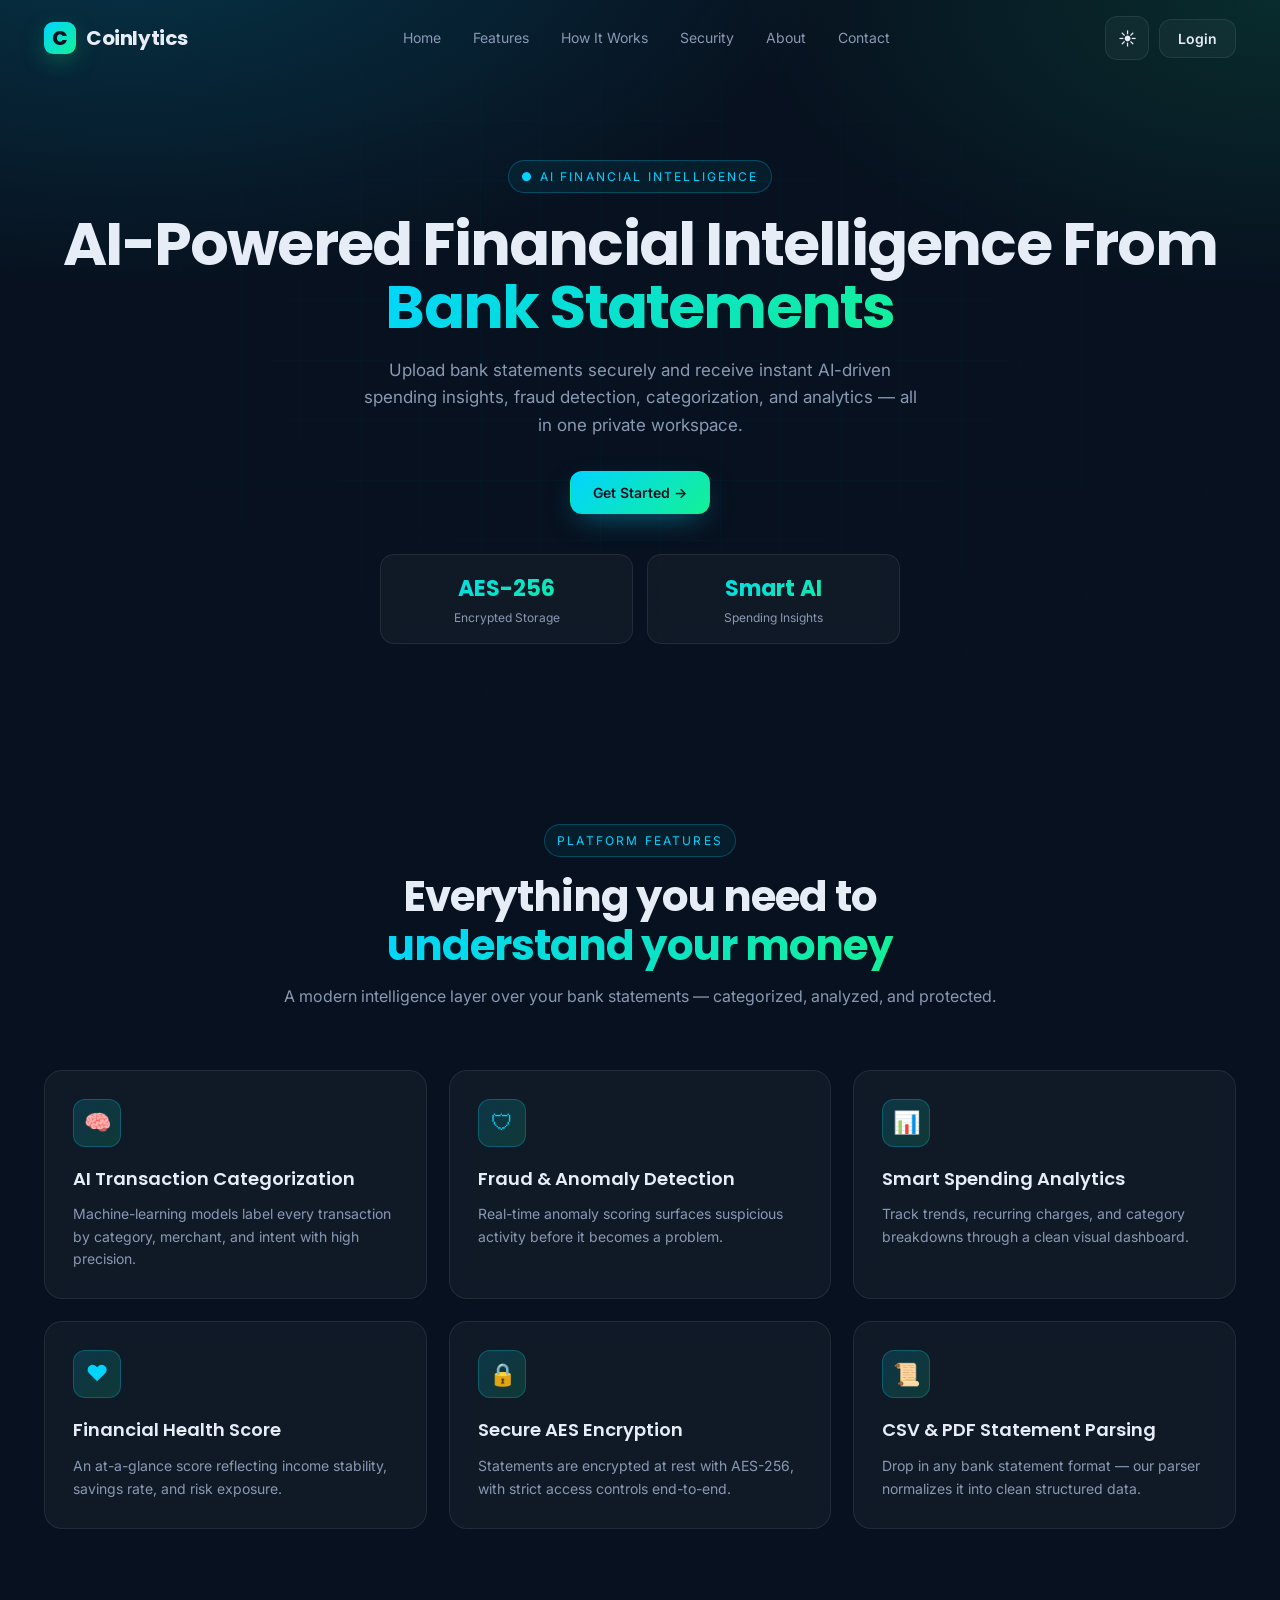
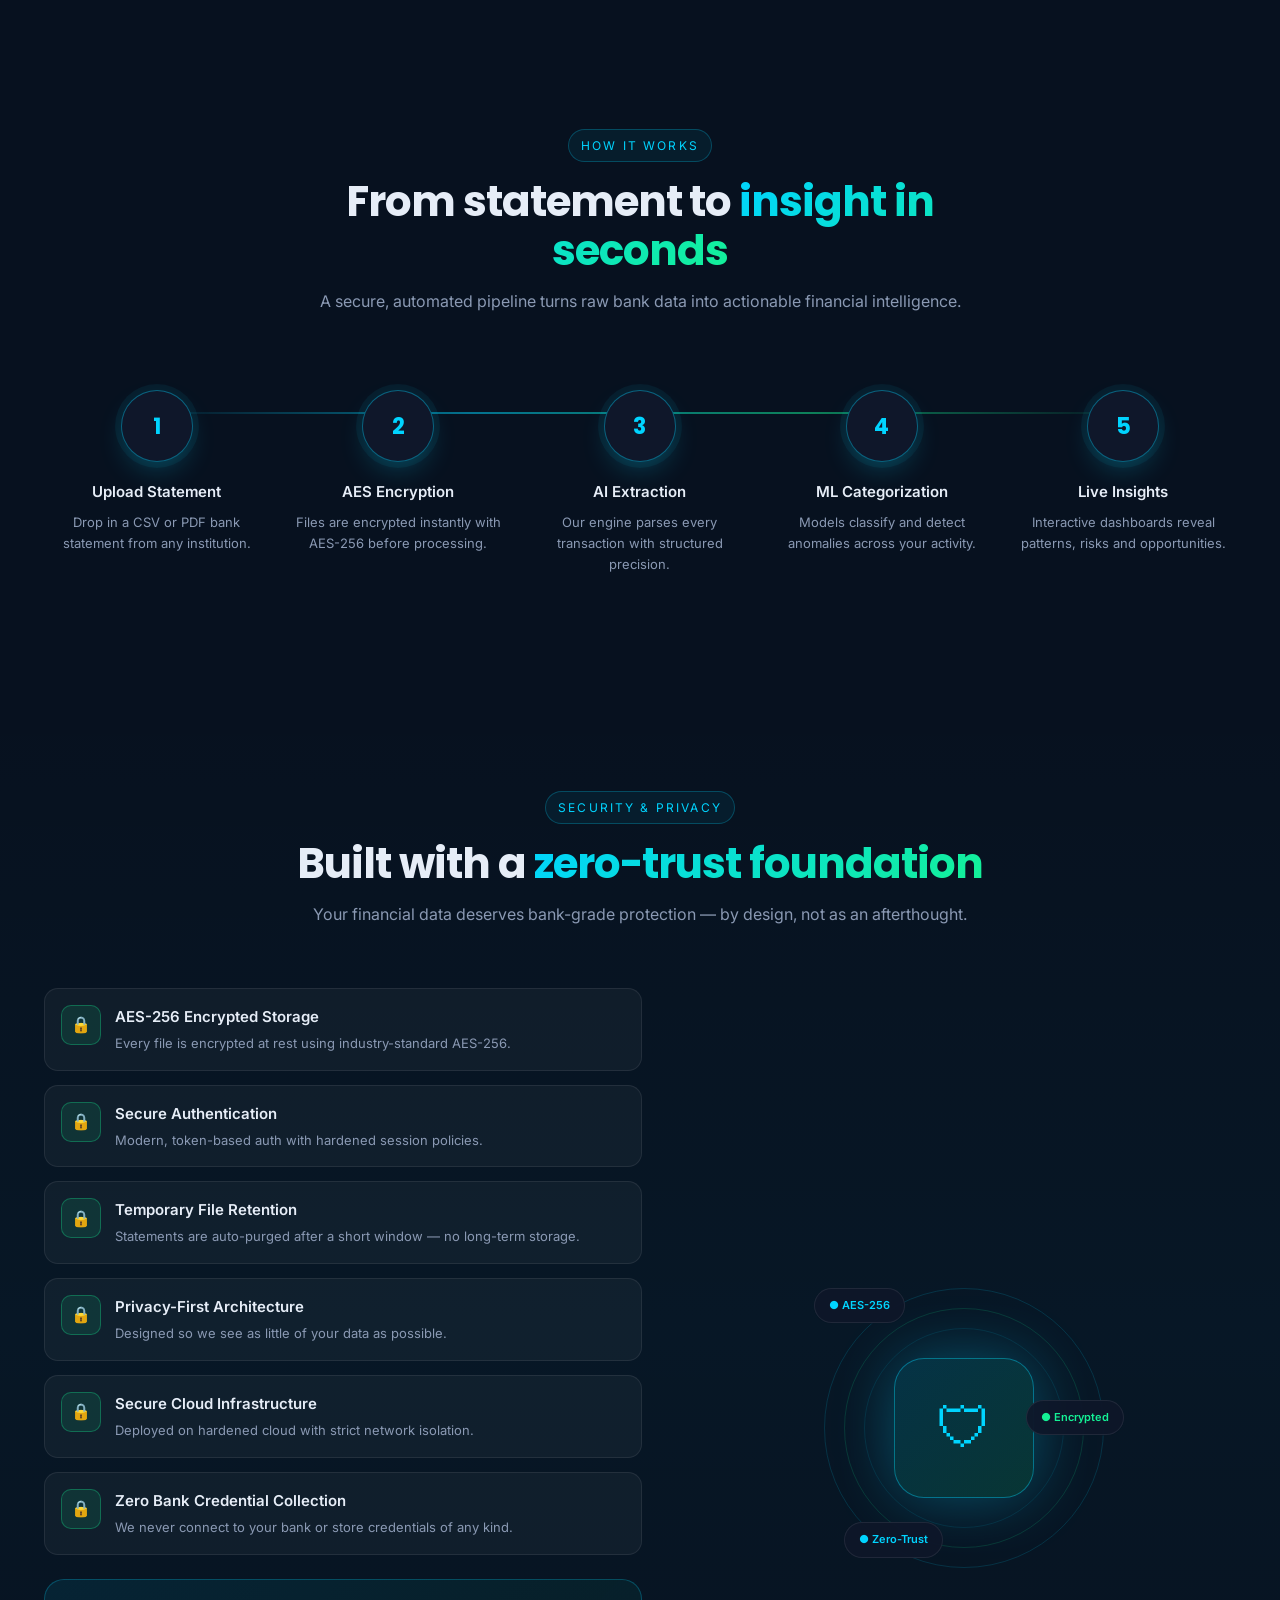
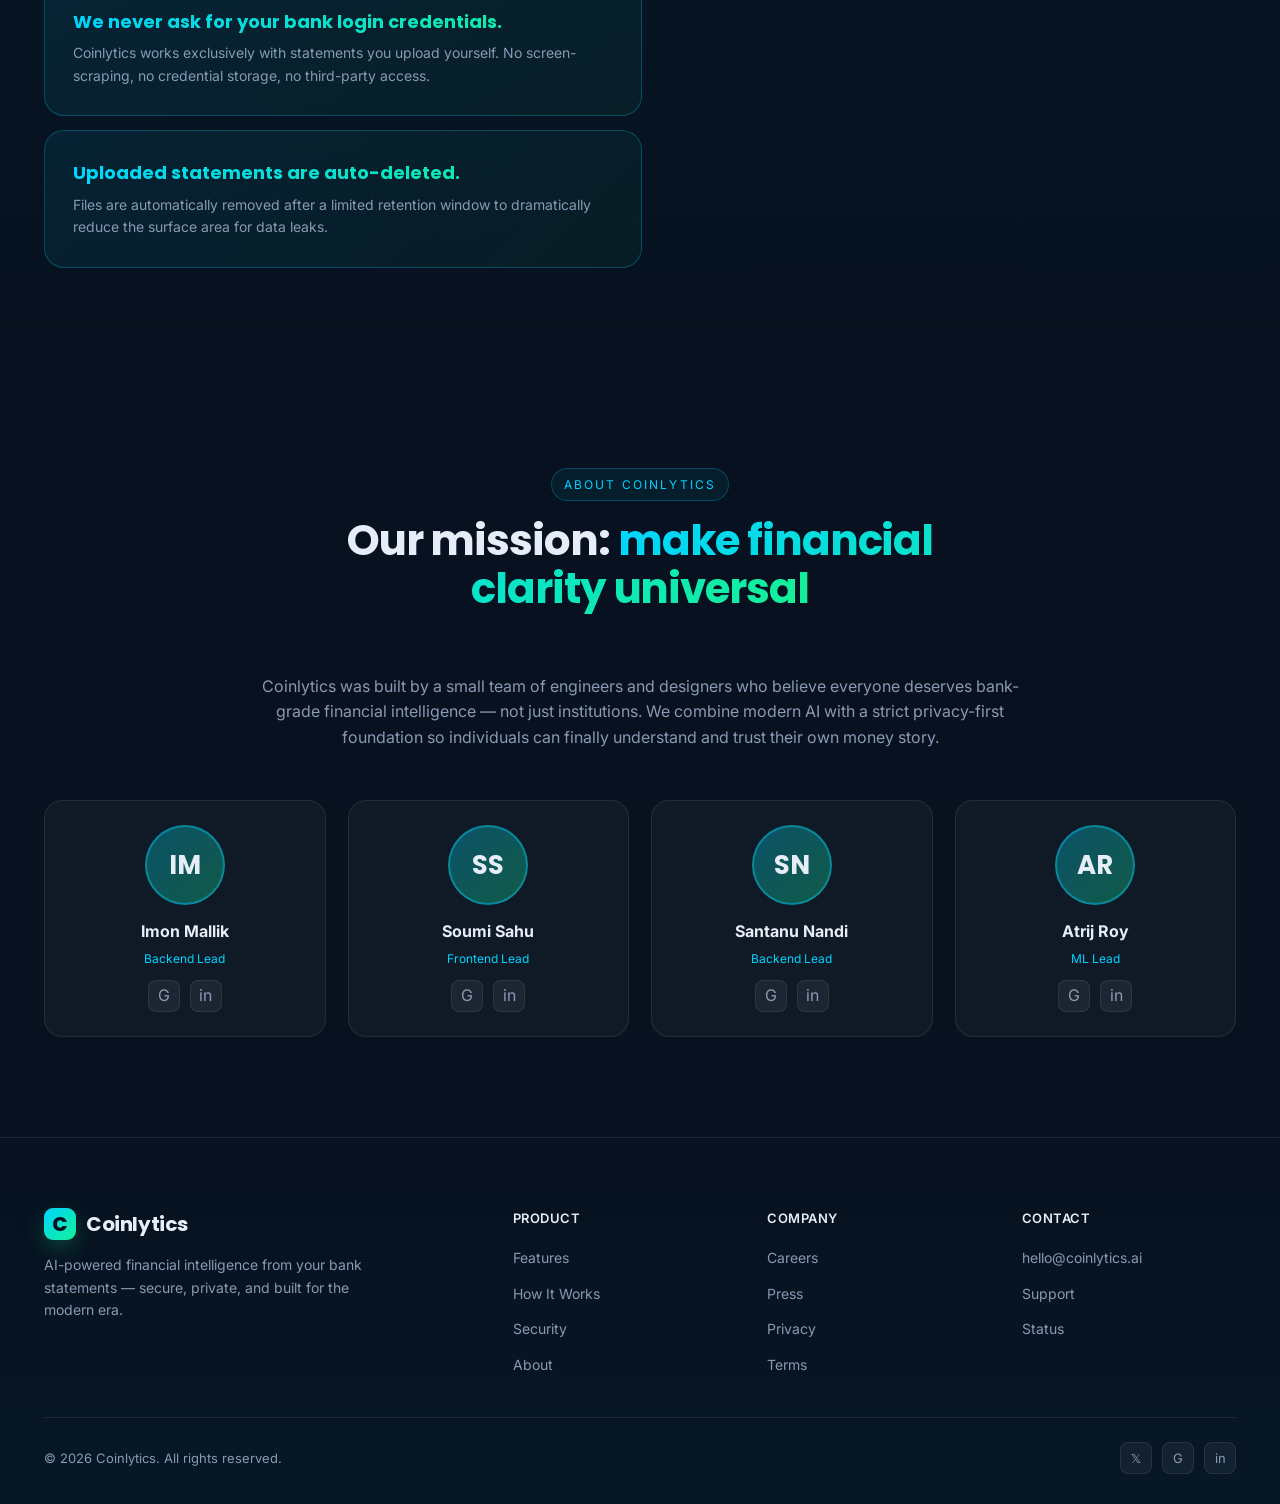
<file: frontend/src/index.html>
<!DOCTYPE html>
<html lang="en">
<head>
  <meta charset="UTF-8" />
  <meta name="viewport" content="width=device-width, initial-scale=1.1" />
  <title>Coinlytics — AI-Powered Financial Intelligence</title>
  <meta name="description" content="Upload bank statements securely and receive instant AI-driven spending insights, fraud detection, categorization, and analytics." />
  <meta property="og:title" content="Coinlytics — AI Financial Intelligence" />
  <meta property="og:description" content="Secure, AI-powered analytics for your bank statements." />
  <link rel="preconnect" href="https://fonts.googleapis.com" />
  <link rel="preconnect" href="https://fonts.gstatic.com" crossorigin />
  <link href="https://fonts.googleapis.com/css2?family=Inter:wght@400;500;600;700&family=Poppins:wght@500;600;700;800&family=Manrope:wght@400;500;600;700&display=swap" rel="stylesheet" />
  <link rel="stylesheet" href="css/homepage1.css" />
</head>
<body>

  <!-- NAVBAR -->
  <header class="nav">
    <div class="container nav-inner">
      <a href="#home" class="logo">
        <span class="logo-mark">C</span>
        <span>Coinlytics</span>
      </a>
      <nav class="nav-links">
        <a href="#home">Home</a>
        <a href="#features">Features</a>
        <a href="#how">How It Works</a>
        <a href="#security">Security</a>
        <a href="#about">About</a>
        <a href="#contact">Contact</a>
      </nav>
      <div class="nav-actions">
        <button class="theme-toggle" id="themeToggle" aria-label="Toggle theme">
          ☀️
        </button>
      
        <button class="btn btn-ghost" onclick="window.location.href='./login.html'">
          Login
        </button>
      
        <button class="hamburger" aria-label="Menu">
          <span></span><span></span><span></span>
        </button>
      </div>
    </div>
  </header>

  <!-- HERO -->
  <section id="home" class="hero">
    <div class="hero-bg"></div>
    <div class="hero-grid-bg"></div>
    <div class="container hero-inner">
      <div class="reveal">
        <span class="eyebrow">&#9679; AI Financial Intelligence</span>
        <h1>
          AI-Powered Financial Intelligence From
          <span class="gradient-text">Bank Statements</span>
        </h1>
        <p class="lead">
          Upload bank statements securely and receive instant AI-driven spending insights,
          fraud detection, categorization, and analytics — all in one private workspace.
        </p>
        <div class="hero-ctas">
          <button class="btn btn-primary" onclick="window.location.href='./login.html'">
            Get Started &#8594;
          </button>
        </div>
        <div class="hero-stats">
          <!-- <div class="stat-card"><div class="num gradient-text">98%</div><div class="label">Detection Accuracy</div></div> -->
          <div class="stat-card"><div class="num gradient-text">AES-256</div><div class="label">Encrypted Storage</div></div>
          <div class="stat-card"><div class="num gradient-text">Smart AI</div><div class="label">Spending Insights</div></div>
          <!-- <div class="stat-card"><div class="num gradient-text">Real-Time</div><div class="label">Analytics Engine</div></div> -->
        </div>
      </div>

      <!--
      <div class="hero-visual reveal">
        <div class="float-card float-1">
          <div class="badge">&#8593;</div>
          <div><div style="font-weight: 600;">+$2,340</div><div style="color: var(--muted);">Income detected</div></div>
        </div>
        <div class="float-card float-2">
          <span class="pulse-dot"></span>
          <div><div style="font-weight: 600;">Anomaly flagged</div><div style="color: var(--muted);">$4,820 wire</div></div>
        </div>
        <div class="float-card float-3">
          <div class="badge" style="background: rgba(20,241,149,0.2); color: var(--neon);">AI</div>
          <div><div style="font-weight: 600;">Score: 842</div><div style="color: var(--muted);">Financial health</div></div>
        </div>

        <div class="dash">
          <div class="dash-head">
            <h4>Account Overview</h4>
            <div class="dash-dots"><span></span><span></span><span></span></div>
          </div>
          <div class="dash-balance">$48,392.10<span class="delta">+12.4%</span></div>
          <div class="dash-sub">Net cash flow &#183; last 30 days</div>

          <svg class="dash-chart" viewBox="0 0 400 140" preserveAspectRatio="none">
            <defs>
              <linearGradient id="g1" x1="0" x2="0" y1="0" y2="1">
                <stop offset="0%" stop-color="#00d4ff" stop-opacity="0.45" />
                <stop offset="100%" stop-color="#00d4ff" stop-opacity="0" />
              </linearGradient>
              <linearGradient id="g2" x1="0" x2="1" y1="0" y2="1">
                <stop offset="0%" stop-color="#00d4ff" />
                <stop offset="100%" stop-color="#14f195" />
              </linearGradient>
            </defs>
            <path d="M0,110 C40,90 70,100 100,80 C140,55 170,70 200,55 C240,35 270,50 300,40 C340,25 370,30 400,15 L400,140 L0,140 Z" fill="url(#g1)" />
            <path d="M0,110 C40,90 70,100 100,80 C140,55 170,70 200,55 C240,35 270,50 300,40 C340,25 370,30 400,15" fill="none" stroke="url(#g2)" stroke-width="2.5" />
          </svg>

          <div class="dash-list">
            <div class="dash-tx">
              <div class="left"><div class="ico">$</div><div><div>Stripe Payout</div><div style="color: var(--muted); font-size: 11px;">Today &#183; Income</div></div></div>
              <div class="amount">+$2,340.00</div>
            </div>
            <div class="dash-tx">
              <div class="left"><div class="ico" style="background: rgba(20,241,149,0.12); color: var(--neon);">&#9733;</div><div><div>Whole Foods</div><div style="color: var(--muted); font-size: 11px;">Yesterday &#183; Food</div></div></div>
              <div class="amount neg">&#8722;$84.20</div>
            </div>
            <div class="dash-tx">
              <div class="left"><div class="ico" style="background: rgba(255,107,139,0.12); color: #ff6b8b;">&#9888;</div><div><div>Unknown Merchant</div><div style="color: var(--muted); font-size: 11px;">Flagged &#183; Anomaly</div></div></div>
              <div class="amount neg">&#8722;$4,820.00</div>
            </div>
          </div>
        </div>
      </div>
      -->
    </div>
  </section>

  <!-- FEATURES -->
  <section id="features" class="section">
    <div class="container">
      <div class="section-head reveal">
        <span class="eyebrow">Platform Features</span>
        <h2>Everything you need to <span class="gradient-text">understand your money</span></h2>
        <p>A modern intelligence layer over your bank statements &#8212; categorized, analyzed, and protected.</p>
      </div>
      <div class="features-grid">
        <div class="feature reveal">
          <div class="icon" style="font-size: 22px;">&#129504;</div>
          <h3>AI Transaction Categorization</h3>
          <p>Machine-learning models label every transaction by category, merchant, and intent with high precision.</p>
        </div>
        <div class="feature reveal">
          <div class="icon" style="font-size: 22px;">&#128737;</div>
          <h3>Fraud &amp; Anomaly Detection</h3>
          <p>Real-time anomaly scoring surfaces suspicious activity before it becomes a problem.</p>
        </div>
        <div class="feature reveal">
          <div class="icon" style="font-size: 22px;">&#128202;</div>
          <h3>Smart Spending Analytics</h3>
          <p>Track trends, recurring charges, and category breakdowns through a clean visual dashboard.</p>
        </div>
        <div class="feature reveal">
          <div class="icon" style="font-size: 22px;">&#9829;</div>
          <h3>Financial Health Score</h3>
          <p>An at-a-glance score reflecting income stability, savings rate, and risk exposure.</p>
        </div>
        <div class="feature reveal">
          <div class="icon" style="font-size: 22px;">&#128274;</div>
          <h3>Secure AES Encryption</h3>
          <p>Statements are encrypted at rest with AES-256, with strict access controls end-to-end.</p>
        </div>
        <div class="feature reveal">
          <div class="icon" style="font-size: 22px;">&#128220;</div>
          <h3>CSV &amp; PDF Statement Parsing</h3>
          <p>Drop in any bank statement format &#8212; our parser normalizes it into clean structured data.</p>
        </div>
      </div>
    </div>
  </section>

  <!-- HOW IT WORKS -->
  <section id="how" class="section">
    <div class="container">
      <div class="section-head reveal">
        <span class="eyebrow">How It Works</span>
        <h2>From statement to <span class="gradient-text">insight in seconds</span></h2>
        <p>A secure, automated pipeline turns raw bank data into actionable financial intelligence.</p>
      </div>
      <div class="steps">
        <div class="step reveal">
          <div class="step-num">1</div>
          <h4>Upload Statement</h4>
          <p>Drop in a CSV or PDF bank statement from any institution.</p>
        </div>
        <div class="step reveal">
          <div class="step-num">2</div>
          <h4>AES Encryption</h4>
          <p>Files are encrypted instantly with AES-256 before processing.</p>
        </div>
        <div class="step reveal">
          <div class="step-num">3</div>
          <h4>AI Extraction</h4>
          <p>Our engine parses every transaction with structured precision.</p>
        </div>
        <div class="step reveal">
          <div class="step-num">4</div>
          <h4>ML Categorization</h4>
          <p>Models classify and detect anomalies across your activity.</p>
        </div>
        <div class="step reveal">
          <div class="step-num">5</div>
          <h4>Live Insights</h4>
          <p>Interactive dashboards reveal patterns, risks and opportunities.</p>
        </div>
      </div>
    </div>
  </section>

  <!-- SECURITY -->
  <section id="security" class="section security">
    <div class="container">
      <div class="section-head reveal">
        <span class="eyebrow">Security &amp; Privacy</span>
        <h2>Built with a <span class="gradient-text">zero-trust foundation</span></h2>
        <p>Your financial data deserves bank-grade protection &#8212; by design, not as an afterthought.</p>
      </div>
      <div class="security-grid">
        <div class="reveal">
          <div class="security-list">
            <div class="sec-item">
              <div class="ico">&#128274;</div>
              <div><h4>AES-256 Encrypted Storage</h4><p>Every file is encrypted at rest using industry-standard AES-256.</p></div>
            </div>
            <div class="sec-item">
              <div class="ico">&#128274;</div>
              <div><h4>Secure Authentication</h4><p>Modern, token-based auth with hardened session policies.</p></div>
            </div>
            <div class="sec-item">
              <div class="ico">&#128274;</div>
              <div><h4>Temporary File Retention</h4><p>Statements are auto-purged after a short window &#8212; no long-term storage.</p></div>
            </div>
            <div class="sec-item">
              <div class="ico">&#128274;</div>
              <div><h4>Privacy-First Architecture</h4><p>Designed so we see as little of your data as possible.</p></div>
            </div>
            <div class="sec-item">
              <div class="ico">&#128274;</div>
              <div><h4>Secure Cloud Infrastructure</h4><p>Deployed on hardened cloud with strict network isolation.</p></div>
            </div>
            <div class="sec-item">
              <div class="ico">&#128274;</div>
              <div><h4>Zero Bank Credential Collection</h4><p>We never connect to your bank or store credentials of any kind.</p></div>
            </div>
          </div>
          <div class="sec-highlight">
            <strong class="gradient-text">We never ask for your bank login credentials.</strong>
            <p>Coinlytics works exclusively with statements you upload yourself. No screen-scraping, no credential storage, no third-party access.</p>
          </div>
          <div class="sec-highlight" style="margin-top: 14px;">
            <strong class="gradient-text">Uploaded statements are auto-deleted.</strong>
            <p>Files are automatically removed after a limited retention window to dramatically reduce the surface area for data leaks.</p>
          </div>
        </div>
        <div class="sec-visual reveal">
          <div class="shield-wrap">
            <div class="shield-ring"></div>
            <div class="shield-ring"></div>
            <div class="shield-ring"></div>
            <div class="shield-core" style="font-size: 56px;">&#128737;</div>
            <div class="shield-badge sb-1">&#9679; AES-256</div>
            <div class="shield-badge sb-2">&#9679; Encrypted</div>
            <div class="shield-badge sb-3">&#9679; Zero-Trust</div>
          </div>
        </div>
      </div>
    </div>
  </section>

  <!-- ABOUT -->
  <section id="about" class="section">
    <div class="container">
      <div class="section-head reveal">
        <span class="eyebrow">About Coinlytics</span>
        <h2>Our mission: <span class="gradient-text">make financial clarity universal</span></h2>
      </div>
      <p class="about-intro reveal">
        Coinlytics was built by a small team of engineers and designers who believe everyone deserves
        bank-grade financial intelligence &#8212; not just institutions. We combine modern AI with a strict
        privacy-first foundation so individuals can finally understand and trust their own money story.
      </p>
      <div class="team-grid">
        <div class="member reveal">
          <div class="avatar">IM</div>
          <h4>Imon Mallik</h4>
          <div class="role">Backend Lead</div>
          <div class="socials">
            <a href="https://github.com/CyberPokemon" aria-label="GitHub">G</a>
            <a href="www.linkedin.com/in/imon-mallik-2821a8358" aria-label="LinkedIn">in</a>
          </div>
        </div>
        <div class="member reveal">
          <div class="avatar">SS</div>
          <h4>Soumi Sahu</h4>
          <div class="role">Frontend Lead</div>
          <div class="socials">
            <a href="https://github.com/codewizard017" aria-label="GitHub">G</a>
            <a href="https://www.linkedin.com/in/soumi-sahu-a1733028b" aria-label="LinkedIn">in</a>
          </div>
        </div>
        <div class="member reveal">
          <div class="avatar">SN</div>
          <h4>Santanu Nandi</h4>
          <div class="role">Backend Lead</div>
          <div class="socials">
            <a href="https://github.com/Mrsantanunandi" aria-label="GitHub">G</a>
            <a href="https://www.linkedin.com/in/santanu-nandi-96014428b" aria-label="LinkedIn">in</a>
          </div>
        </div>
        <div class="member reveal">
          <div class="avatar">AR</div>
          <h4>Atrij Roy</h4>
          <div class="role">ML Lead</div>
          <div class="socials">
            <a href="https://github.com/atr86" aria-label="GitHub">G</a>
            <a href="https://www.linkedin.com/in/atrij-roy-0077b8287" aria-label="LinkedIn">in</a>
          </div>
        </div>
      </div>
    </div>
  </section>

  <!-- TRUST -->
  <!-- <section class="trust">
    <div class="container">
      <div class="trust-grid">
        <div class="trust-card reveal"><div class="num">10K+</div><div class="lbl">Statements Processed</div></div>
        <div class="trust-card reveal"><div class="num">99.9%</div><div class="lbl">Secure Storage Uptime</div></div>
        <div class="trust-card reveal"><div class="num">AI</div><div class="lbl">Powered Detection Engine</div></div>
      </div>
    </div>
  </section> -->

  <!-- FOOTER -->
  <footer id="contact" class="footer">
    <div class="container">
      <div class="foot-grid">
        <div class="foot-about">
          <a href="#home" class="logo">
            <span class="logo-mark">C</span><span>Coinlytics</span>
          </a>
          <p>AI-powered financial intelligence from your bank statements &#8212; secure, private, and built for the modern era.</p>
        </div>
        <div class="foot-col">
          <h5>PRODUCT</h5>
          <ul><li><a href="#features">Features</a></li><li><a href="#how">How It Works</a></li><li><a href="#security">Security</a></li><li><a href="#about">About</a></li></ul>
        </div>
        <div class="foot-col">
          <h5>COMPANY</h5>
          <ul><li><a href="#">Careers</a></li><li><a href="#">Press</a></li><li><a href="#">Privacy</a></li><li><a href="#">Terms</a></li></ul>
        </div>
        <div class="foot-col">
          <h5>CONTACT</h5>
          <ul><li><a href="mailto:hello@coinlytics.ai">hello@coinlytics.ai</a></li><li><a href="#">Support</a></li><li><a href="#">Status</a></li></ul>
        </div>
      </div>
      <div class="foot-bottom">
        <div>&#169; 2026 Coinlytics. All rights reserved.</div>
        <div class="socials">
          <a href="#" aria-label="Twitter">&#120143;</a>
          <a href="#" aria-label="GitHub">G</a>
          <a href="#" aria-label="LinkedIn">in</a>
        </div>
      </div>
    </div>
  </footer>

  <script src="js/homepage1.js"></script>
</body>
</html>
</file>
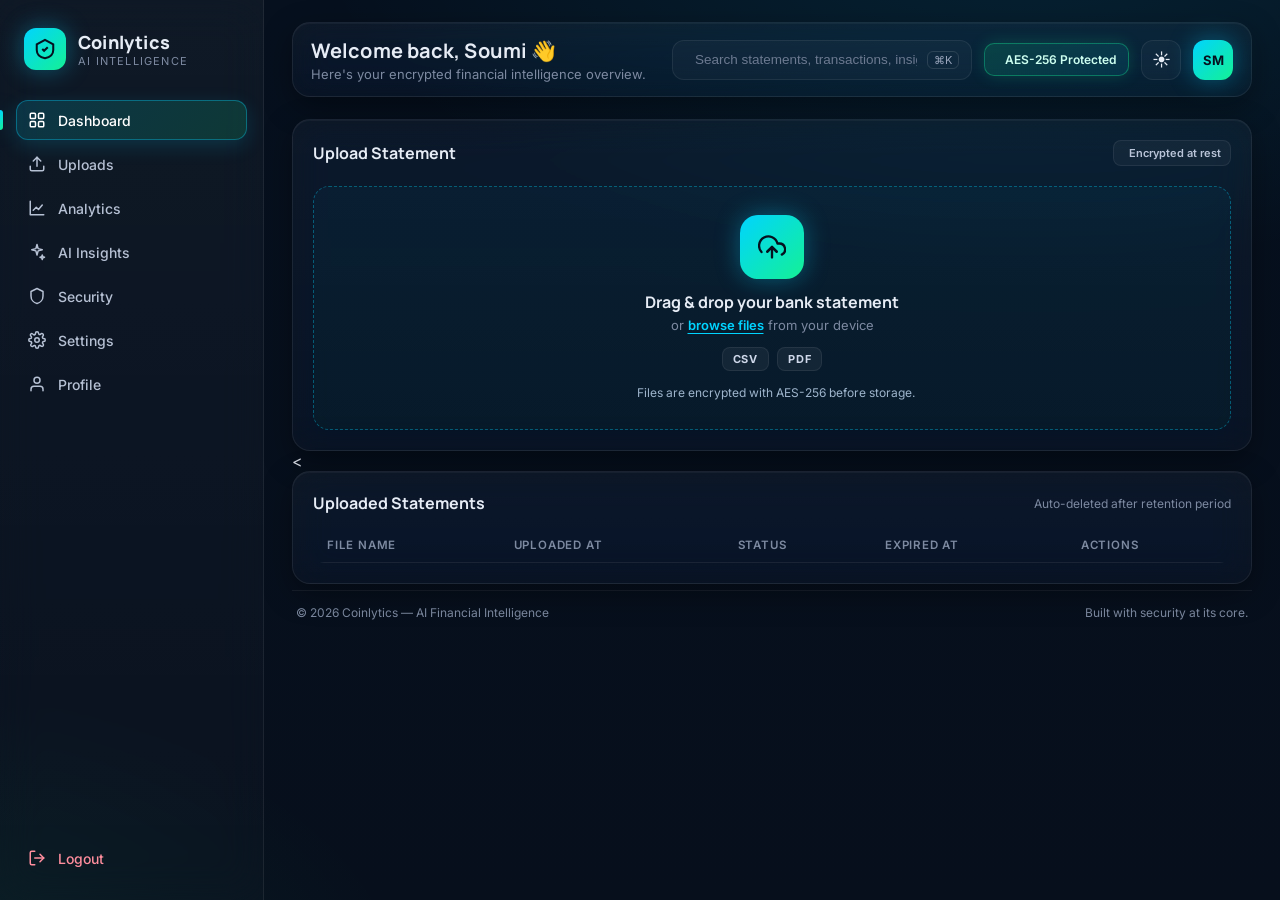
<file: frontend/src/dashboard2.html>
<!DOCTYPE html>
<html lang="en">
<head>
<meta charset="UTF-8" />
<meta name="viewport" content="width=device-width, initial-scale=1.0" />
<title>Coinlytics — AI Financial Intelligence</title>
<link rel="preconnect" href="https://fonts.googleapis.com">
<link rel="preconnect" href="https://fonts.gstatic.com" crossorigin>
<link href="https://fonts.googleapis.com/css2?family=Inter:wght@400;500;600;700&family=Manrope:wght@500;600;700;800&family=Poppins:wght@500;600;700&display=swap" rel="stylesheet">
<link rel="stylesheet" href="css/dashboard2.css" />
</head>
<body>
<canvas id="particles"></canvas>

<div class="app">
  <!-- SIDEBAR -->
  <aside class="sidebar" id="sidebar">
    <div class="logo">
      <div class="logo-mark">
        <svg viewBox="0 0 24 24" fill="none" stroke="currentColor" stroke-width="2.2"><path d="M12 2L3 7v6c0 5 4 8 9 9 5-1 9-4 9-9V7l-9-5z"/><path d="M9 12l2 2 4-4"/></svg>
      </div>
      <div>
        <div class="logo-text">Coinlytics</div>
        <div class="logo-sub">AI Intelligence</div>
      </div>
    </div>

    <nav class="nav">
      <a class="nav-item active" href="#"><i data-icon="grid"></i><span>Dashboard</span></a>
      <a class="nav-item" href="#uploads"><i data-icon="upload"></i><span>Uploads</span></a>
      <a class="nav-item" href="#analytics"><i data-icon="chart"></i><span>Analytics</span></a>
      <a class="nav-item" href="#ai"><i data-icon="spark"></i><span>AI Insights</span></a>
      <a class="nav-item" href="#security"><i data-icon="shield"></i><span>Security</span></a>
      <a class="nav-item" href="#"><i data-icon="cog"></i><span>Settings</span></a>
      <a class="nav-item" href="#"><i data-icon="user"></i><span>Profile</span></a>
    </nav>

    <div class="sidebar-foot">
      <a class="nav-item logout" href="homepage1.html"><i data-icon="logout"></i><span>Logout</span></a>
    </div>
  </aside>

  <!-- MAIN -->
  <main class="main">
    <!-- HEADER -->
    <header class="topbar glass">
      <button class="hamburger" id="hamburger" aria-label="Toggle menu">
        <span></span><span></span><span></span>
      </button>
      <div class="welcome">
        <h1>Welcome back, Soumi <span class="wave">👋</span></h1>
        <p>Here's your encrypted financial intelligence overview.</p>
      </div>
      <div class="topbar-actions">
        <div class="search">
          <i data-icon="search"></i>
          <input type="text" placeholder="Search statements, transactions, insights…" />
          <span class="kbd">⌘K</span>
        </div>
        <div class="badge secure">
          <i data-icon="lock"></i><span>AES-256 Protected</span>
        </div>
        <button class="icon-btn theme-toggle" id="themeToggle" aria-label="Toggle Theme">
          <span id="themeIcon">☀️</span>
        </button>
        <div class="avatar">
          <span>SM</span>
        </div>
      </div>
    </header>


    <!-- UPLOAD -->
    <section id="uploads" class="dashboard-grid">
      <div class="card glass upload-card">
        <div class="card-head">
          <h2>Upload Statement</h2>
          <span class="chip"><i data-icon="lock"></i> Encrypted at rest</span>
        </div>
        <div class="dropzone" id="dropzone">
          <div class="drop-icon"><i data-icon="upload-cloud"></i></div>
          <h3>Drag & drop your bank statement</h3>
          <p>or <label for="fileInput" class="browse">browse files</label> from your device</p>
          <div class="formats">
            <span>CSV</span><span>PDF</span>
          </div>
          <input type="file" id="fileInput" accept=".csv,.pdf" hidden multiple />
          <div class="progress" id="progress"><div class="bar"></div></div>
          <div class="secure-note"><i data-icon="shield"></i> Files are encrypted with AES-256 before storage.</div>
        </div>
      </div>

      <
    <!-- STATEMENTS TABLE -->
    <section class="card glass">
      <div class="card-head">
        <h2>Uploaded Statements</h2>
        <span class="muted"><i data-icon="clock"></i> Auto-deleted after retention period</span>
      </div>
      <div class="table-wrap">
        <table class="table">
          <thead>
            <tr>
              <th>File Name</th>
              <th>Uploaded At</th>
              <th>Status</th>
              <th>Expired At</th>
              <th class="ta-right">Actions</th>
            </tr>
          </thead>
        
          <tbody id="filesBody"></tbody>
        </table>
      </div>
    </section>


    <footer class="foot">
      <span>© 2026 Coinlytics — AI Financial Intelligence</span>
      <span class="muted">Built with security at its core.</span>
    </footer>
  </main>
</div>

<script src="js/dashboard2.js"></script>
</body>
</html>
</file>
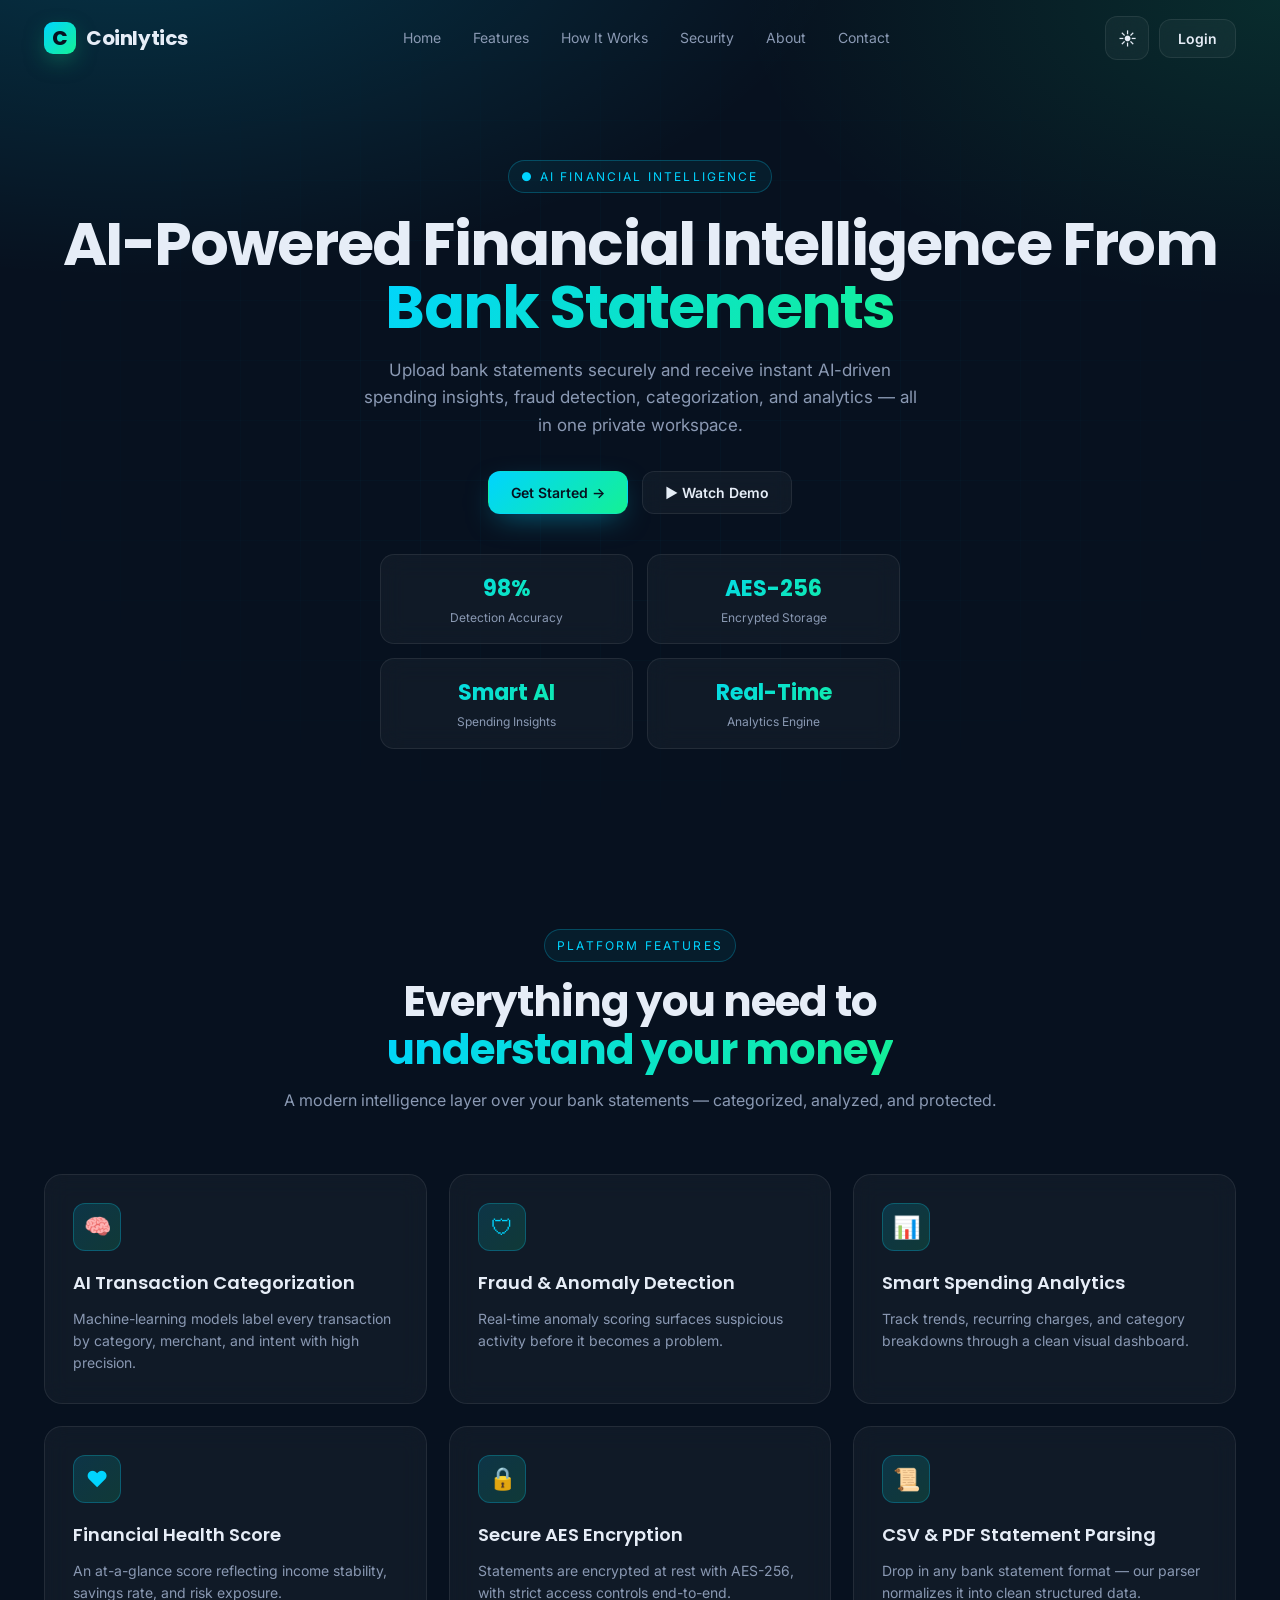
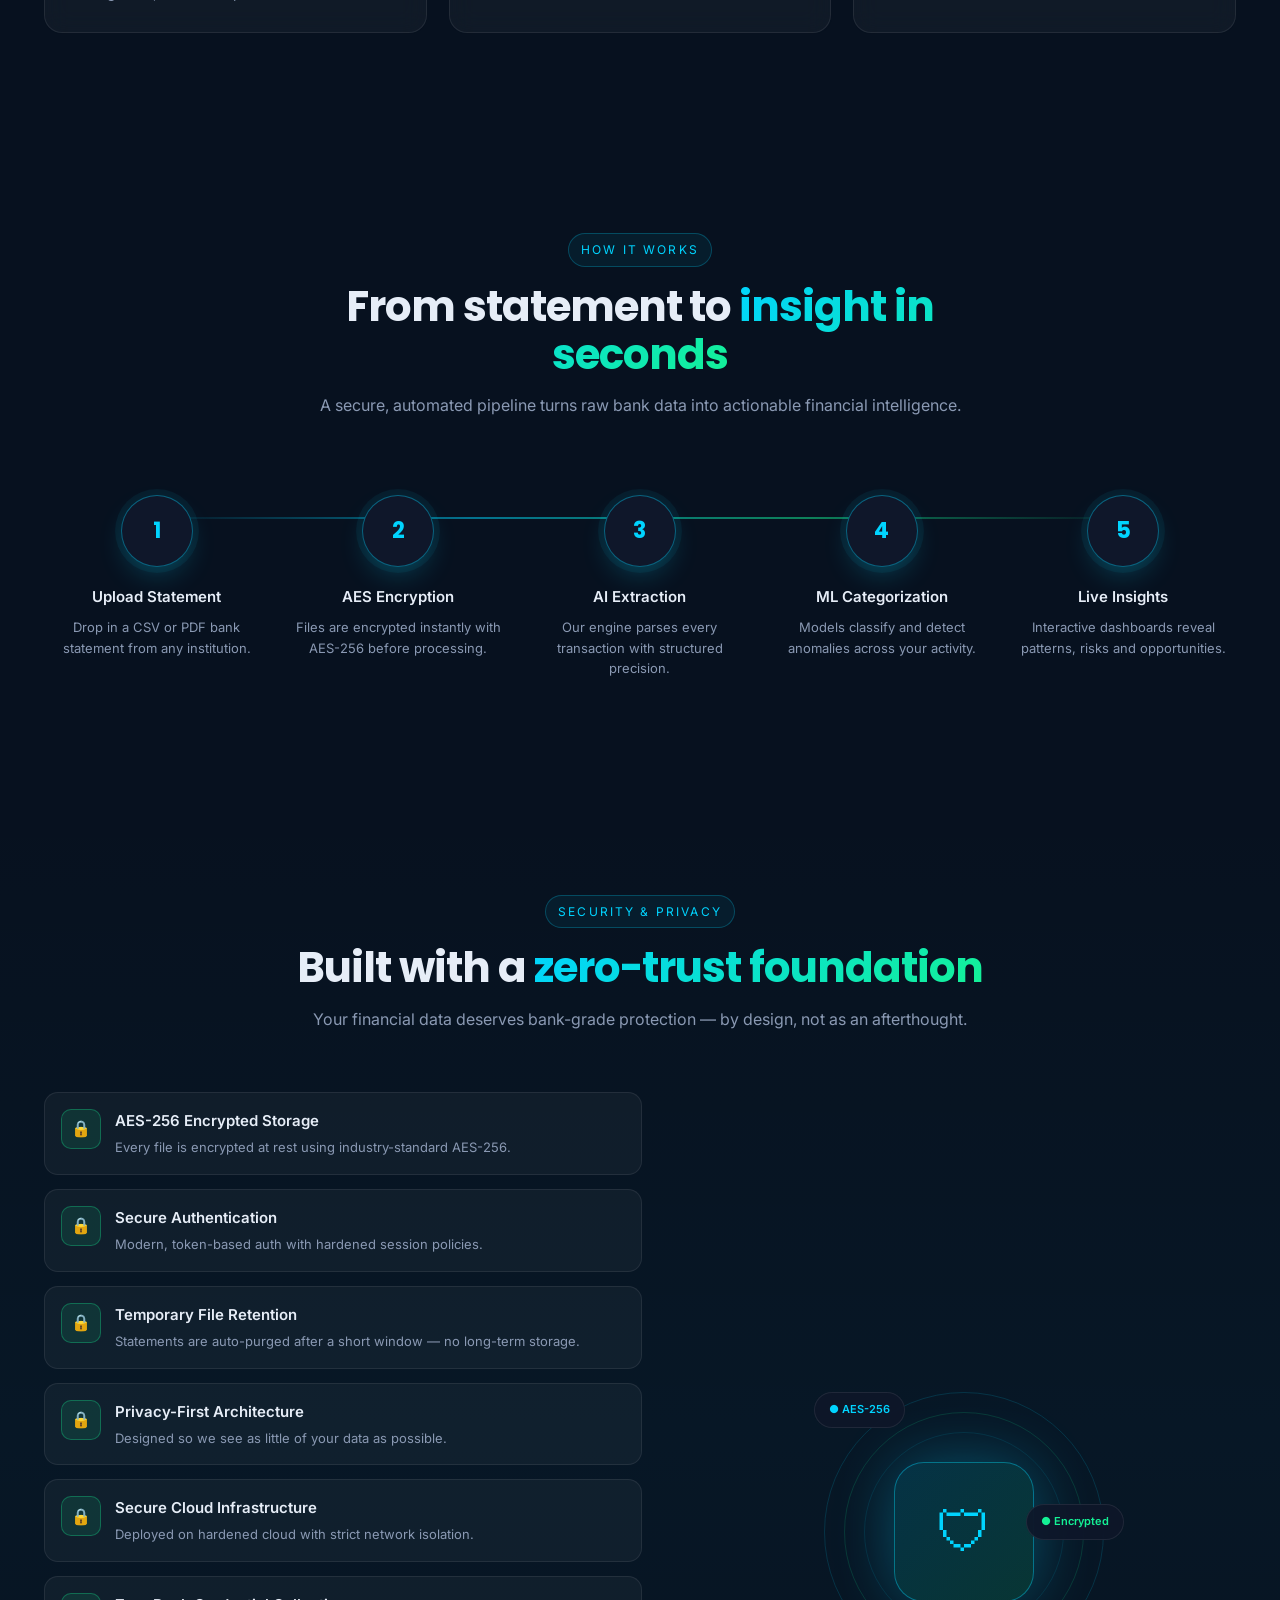
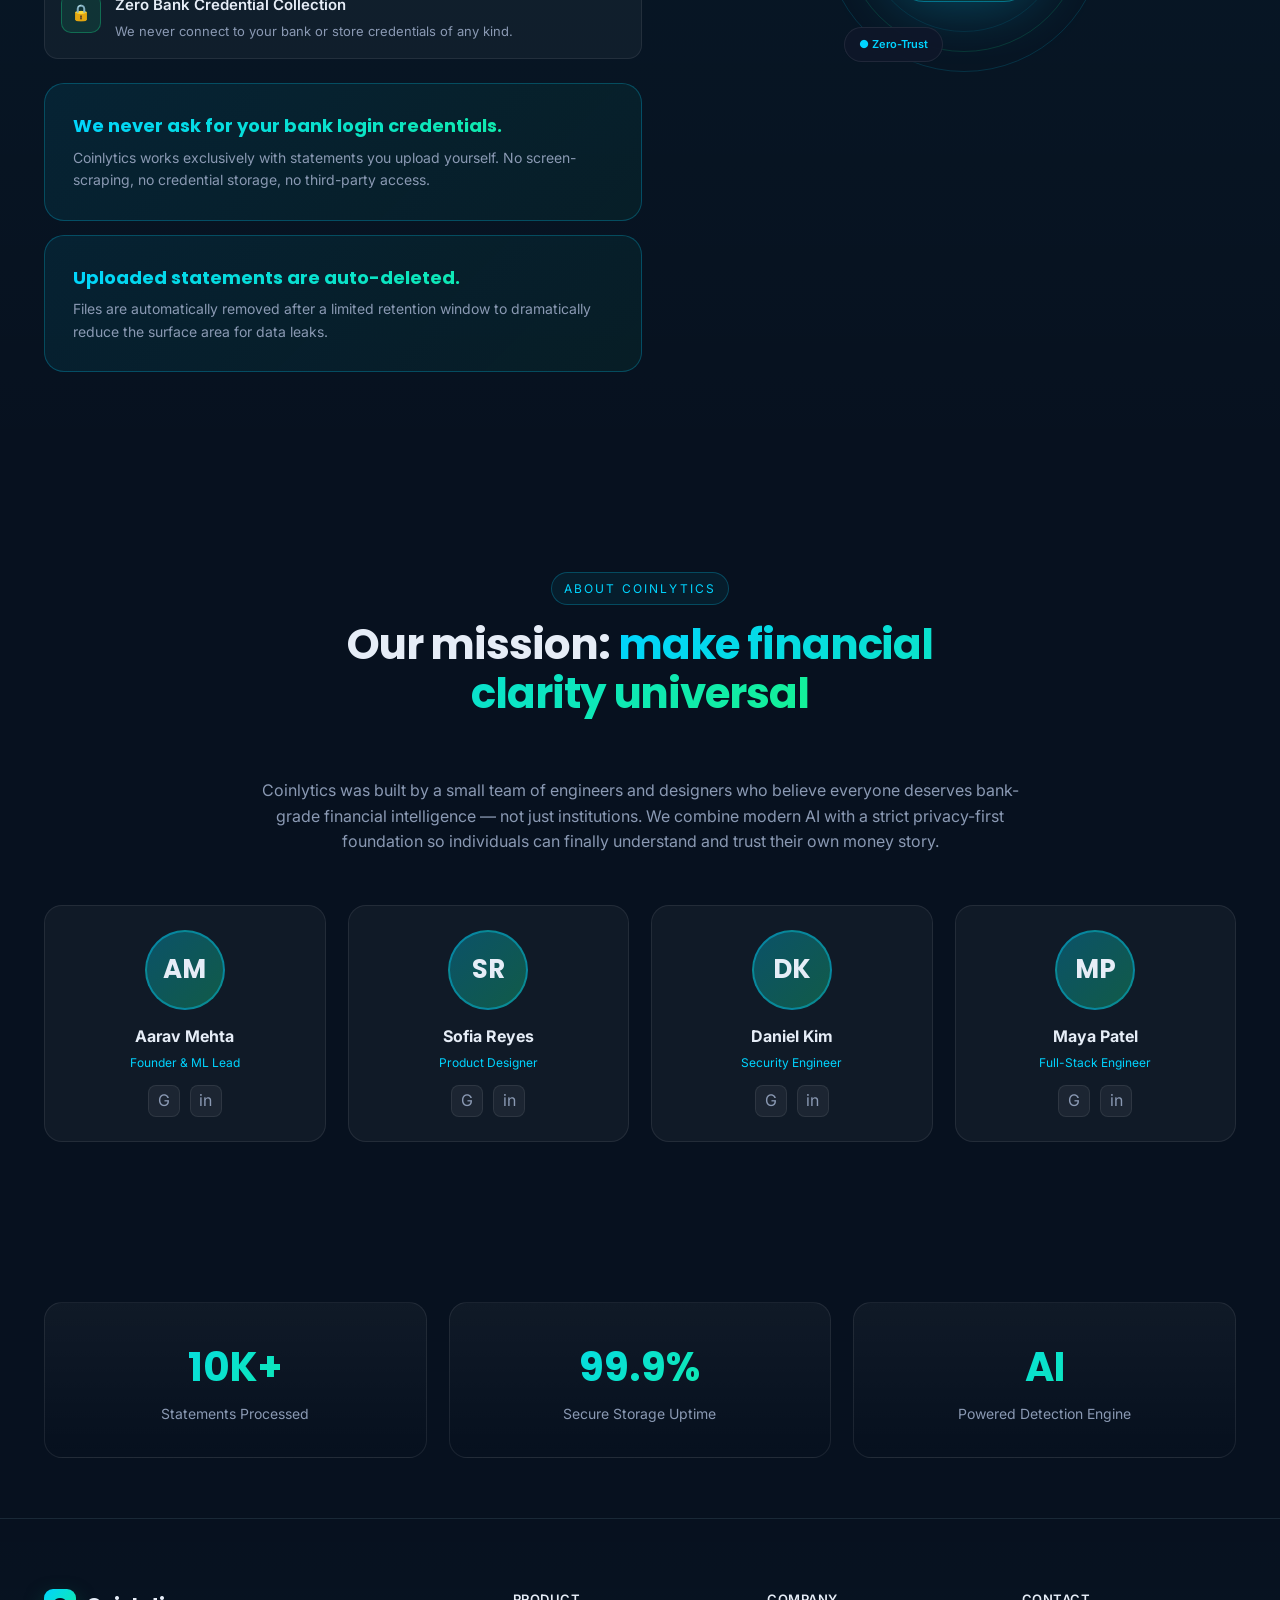
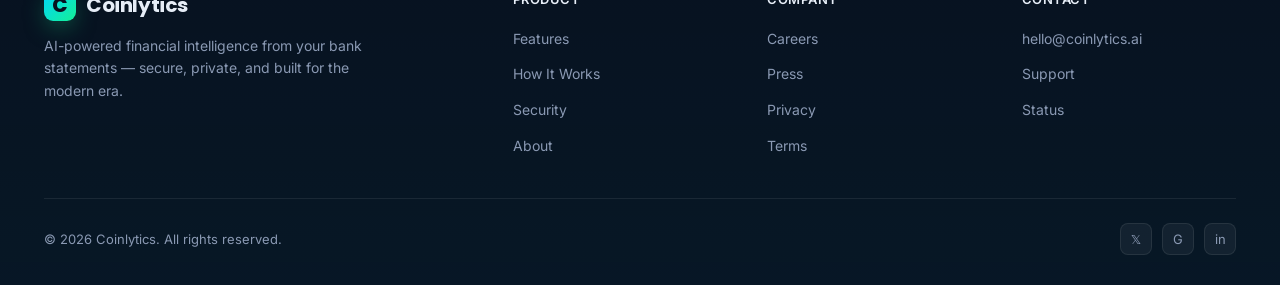
<file: frontend/src/homepage1.html>
<!DOCTYPE html>
<html lang="en">
<head>
  <meta charset="UTF-8" />
  <meta name="viewport" content="width=device-width, initial-scale=1.1" />
  <title>Coinlytics — AI-Powered Financial Intelligence</title>
  <meta name="description" content="Upload bank statements securely and receive instant AI-driven spending insights, fraud detection, categorization, and analytics." />
  <meta property="og:title" content="Coinlytics — AI Financial Intelligence" />
  <meta property="og:description" content="Secure, AI-powered analytics for your bank statements." />
  <link rel="preconnect" href="https://fonts.googleapis.com" />
  <link rel="preconnect" href="https://fonts.gstatic.com" crossorigin />
  <link href="https://fonts.googleapis.com/css2?family=Inter:wght@400;500;600;700&family=Poppins:wght@500;600;700;800&family=Manrope:wght@400;500;600;700&display=swap" rel="stylesheet" />
  <link rel="stylesheet" href="css/homepage1.css" />
</head>
<body>

  <!-- NAVBAR -->
  <header class="nav">
    <div class="container nav-inner">
      <a href="#home" class="logo">
        <span class="logo-mark">C</span>
        <span>Coinlytics</span>
      </a>
      <nav class="nav-links">
        <a href="#home">Home</a>
        <a href="#features">Features</a>
        <a href="#how">How It Works</a>
        <a href="#security">Security</a>
        <a href="#about">About</a>
        <a href="#contact">Contact</a>
      </nav>
      <div class="nav-actions">
        <button class="theme-toggle" id="themeToggle" aria-label="Toggle theme">
        ☀️
        </button>

        <button class="btn btn-ghost">Login</button>

        <button class="hamburger" aria-label="Menu">
          <span></span><span></span><span></span>
        </button>
      </div>
    </div>
  </header>

  <!-- HERO -->
  <section id="home" class="hero">
    <div class="hero-bg"></div>
    <div class="hero-grid-bg"></div>
    <div class="container hero-inner">
      <div class="reveal">
        <span class="eyebrow">&#9679; AI Financial Intelligence</span>
        <h1>
          AI-Powered Financial Intelligence From
          <span class="gradient-text">Bank Statements</span>
        </h1>
        <p class="lead">
          Upload bank statements securely and receive instant AI-driven spending insights,
          fraud detection, categorization, and analytics — all in one private workspace.
        </p>
        <div class="hero-ctas">
          <button class="btn btn-primary">Get Started &#8594;</button>
          <button class="btn btn-ghost">&#9654; Watch Demo</button>
        </div>
        <div class="hero-stats">
          <div class="stat-card"><div class="num gradient-text">98%</div><div class="label">Detection Accuracy</div></div>
          <div class="stat-card"><div class="num gradient-text">AES-256</div><div class="label">Encrypted Storage</div></div>
          <div class="stat-card"><div class="num gradient-text">Smart AI</div><div class="label">Spending Insights</div></div>
          <div class="stat-card"><div class="num gradient-text">Real-Time</div><div class="label">Analytics Engine</div></div>
        </div>
      </div>

      <!--
      <div class="hero-visual reveal">
        <div class="float-card float-1">
          <div class="badge">&#8593;</div>
          <div><div style="font-weight: 600;">+$2,340</div><div style="color: var(--muted);">Income detected</div></div>
        </div>
        <div class="float-card float-2">
          <span class="pulse-dot"></span>
          <div><div style="font-weight: 600;">Anomaly flagged</div><div style="color: var(--muted);">$4,820 wire</div></div>
        </div>
        <div class="float-card float-3">
          <div class="badge" style="background: rgba(20,241,149,0.2); color: var(--neon);">AI</div>
          <div><div style="font-weight: 600;">Score: 842</div><div style="color: var(--muted);">Financial health</div></div>
        </div>

        <div class="dash">
          <div class="dash-head">
            <h4>Account Overview</h4>
            <div class="dash-dots"><span></span><span></span><span></span></div>
          </div>
          <div class="dash-balance">$48,392.10<span class="delta">+12.4%</span></div>
          <div class="dash-sub">Net cash flow &#183; last 30 days</div>

          <svg class="dash-chart" viewBox="0 0 400 140" preserveAspectRatio="none">
            <defs>
              <linearGradient id="g1" x1="0" x2="0" y1="0" y2="1">
                <stop offset="0%" stop-color="#00d4ff" stop-opacity="0.45" />
                <stop offset="100%" stop-color="#00d4ff" stop-opacity="0" />
              </linearGradient>
              <linearGradient id="g2" x1="0" x2="1" y1="0" y2="1">
                <stop offset="0%" stop-color="#00d4ff" />
                <stop offset="100%" stop-color="#14f195" />
              </linearGradient>
            </defs>
            <path d="M0,110 C40,90 70,100 100,80 C140,55 170,70 200,55 C240,35 270,50 300,40 C340,25 370,30 400,15 L400,140 L0,140 Z" fill="url(#g1)" />
            <path d="M0,110 C40,90 70,100 100,80 C140,55 170,70 200,55 C240,35 270,50 300,40 C340,25 370,30 400,15" fill="none" stroke="url(#g2)" stroke-width="2.5" />
          </svg>

          <div class="dash-list">
            <div class="dash-tx">
              <div class="left"><div class="ico">$</div><div><div>Stripe Payout</div><div style="color: var(--muted); font-size: 11px;">Today &#183; Income</div></div></div>
              <div class="amount">+$2,340.00</div>
            </div>
            <div class="dash-tx">
              <div class="left"><div class="ico" style="background: rgba(20,241,149,0.12); color: var(--neon);">&#9733;</div><div><div>Whole Foods</div><div style="color: var(--muted); font-size: 11px;">Yesterday &#183; Food</div></div></div>
              <div class="amount neg">&#8722;$84.20</div>
            </div>
            <div class="dash-tx">
              <div class="left"><div class="ico" style="background: rgba(255,107,139,0.12); color: #ff6b8b;">&#9888;</div><div><div>Unknown Merchant</div><div style="color: var(--muted); font-size: 11px;">Flagged &#183; Anomaly</div></div></div>
              <div class="amount neg">&#8722;$4,820.00</div>
            </div>
          </div>
        </div>
      </div>
      -->
    </div>
  </section>

  <!-- FEATURES -->
  <section id="features" class="section">
    <div class="container">
      <div class="section-head reveal">
        <span class="eyebrow">Platform Features</span>
        <h2>Everything you need to <span class="gradient-text">understand your money</span></h2>
        <p>A modern intelligence layer over your bank statements &#8212; categorized, analyzed, and protected.</p>
      </div>
      <div class="features-grid">
        <div class="feature reveal">
          <div class="icon" style="font-size: 22px;">&#129504;</div>
          <h3>AI Transaction Categorization</h3>
          <p>Machine-learning models label every transaction by category, merchant, and intent with high precision.</p>
        </div>
        <div class="feature reveal">
          <div class="icon" style="font-size: 22px;">&#128737;</div>
          <h3>Fraud &amp; Anomaly Detection</h3>
          <p>Real-time anomaly scoring surfaces suspicious activity before it becomes a problem.</p>
        </div>
        <div class="feature reveal">
          <div class="icon" style="font-size: 22px;">&#128202;</div>
          <h3>Smart Spending Analytics</h3>
          <p>Track trends, recurring charges, and category breakdowns through a clean visual dashboard.</p>
        </div>
        <div class="feature reveal">
          <div class="icon" style="font-size: 22px;">&#9829;</div>
          <h3>Financial Health Score</h3>
          <p>An at-a-glance score reflecting income stability, savings rate, and risk exposure.</p>
        </div>
        <div class="feature reveal">
          <div class="icon" style="font-size: 22px;">&#128274;</div>
          <h3>Secure AES Encryption</h3>
          <p>Statements are encrypted at rest with AES-256, with strict access controls end-to-end.</p>
        </div>
        <div class="feature reveal">
          <div class="icon" style="font-size: 22px;">&#128220;</div>
          <h3>CSV &amp; PDF Statement Parsing</h3>
          <p>Drop in any bank statement format &#8212; our parser normalizes it into clean structured data.</p>
        </div>
      </div>
    </div>
  </section>

  <!-- HOW IT WORKS -->
  <section id="how" class="section">
    <div class="container">
      <div class="section-head reveal">
        <span class="eyebrow">How It Works</span>
        <h2>From statement to <span class="gradient-text">insight in seconds</span></h2>
        <p>A secure, automated pipeline turns raw bank data into actionable financial intelligence.</p>
      </div>
      <div class="steps">
        <div class="step reveal">
          <div class="step-num">1</div>
          <h4>Upload Statement</h4>
          <p>Drop in a CSV or PDF bank statement from any institution.</p>
        </div>
        <div class="step reveal">
          <div class="step-num">2</div>
          <h4>AES Encryption</h4>
          <p>Files are encrypted instantly with AES-256 before processing.</p>
        </div>
        <div class="step reveal">
          <div class="step-num">3</div>
          <h4>AI Extraction</h4>
          <p>Our engine parses every transaction with structured precision.</p>
        </div>
        <div class="step reveal">
          <div class="step-num">4</div>
          <h4>ML Categorization</h4>
          <p>Models classify and detect anomalies across your activity.</p>
        </div>
        <div class="step reveal">
          <div class="step-num">5</div>
          <h4>Live Insights</h4>
          <p>Interactive dashboards reveal patterns, risks and opportunities.</p>
        </div>
      </div>
    </div>
  </section>

  <!-- SECURITY -->
  <section id="security" class="section security">
    <div class="container">
      <div class="section-head reveal">
        <span class="eyebrow">Security &amp; Privacy</span>
        <h2>Built with a <span class="gradient-text">zero-trust foundation</span></h2>
        <p>Your financial data deserves bank-grade protection &#8212; by design, not as an afterthought.</p>
      </div>
      <div class="security-grid">
        <div class="reveal">
          <div class="security-list">
            <div class="sec-item">
              <div class="ico">&#128274;</div>
              <div><h4>AES-256 Encrypted Storage</h4><p>Every file is encrypted at rest using industry-standard AES-256.</p></div>
            </div>
            <div class="sec-item">
              <div class="ico">&#128274;</div>
              <div><h4>Secure Authentication</h4><p>Modern, token-based auth with hardened session policies.</p></div>
            </div>
            <div class="sec-item">
              <div class="ico">&#128274;</div>
              <div><h4>Temporary File Retention</h4><p>Statements are auto-purged after a short window &#8212; no long-term storage.</p></div>
            </div>
            <div class="sec-item">
              <div class="ico">&#128274;</div>
              <div><h4>Privacy-First Architecture</h4><p>Designed so we see as little of your data as possible.</p></div>
            </div>
            <div class="sec-item">
              <div class="ico">&#128274;</div>
              <div><h4>Secure Cloud Infrastructure</h4><p>Deployed on hardened cloud with strict network isolation.</p></div>
            </div>
            <div class="sec-item">
              <div class="ico">&#128274;</div>
              <div><h4>Zero Bank Credential Collection</h4><p>We never connect to your bank or store credentials of any kind.</p></div>
            </div>
          </div>
          <div class="sec-highlight">
            <strong class="gradient-text">We never ask for your bank login credentials.</strong>
            <p>Coinlytics works exclusively with statements you upload yourself. No screen-scraping, no credential storage, no third-party access.</p>
          </div>
          <div class="sec-highlight" style="margin-top: 14px;">
            <strong class="gradient-text">Uploaded statements are auto-deleted.</strong>
            <p>Files are automatically removed after a limited retention window to dramatically reduce the surface area for data leaks.</p>
          </div>
        </div>
        <div class="sec-visual reveal">
          <div class="shield-wrap">
            <div class="shield-ring"></div>
            <div class="shield-ring"></div>
            <div class="shield-ring"></div>
            <div class="shield-core" style="font-size: 56px;">&#128737;</div>
            <div class="shield-badge sb-1">&#9679; AES-256</div>
            <div class="shield-badge sb-2">&#9679; Encrypted</div>
            <div class="shield-badge sb-3">&#9679; Zero-Trust</div>
          </div>
        </div>
      </div>
    </div>
  </section>

  <!-- ABOUT -->
  <section id="about" class="section">
    <div class="container">
      <div class="section-head reveal">
        <span class="eyebrow">About Coinlytics</span>
        <h2>Our mission: <span class="gradient-text">make financial clarity universal</span></h2>
      </div>
      <p class="about-intro reveal">
        Coinlytics was built by a small team of engineers and designers who believe everyone deserves
        bank-grade financial intelligence &#8212; not just institutions. We combine modern AI with a strict
        privacy-first foundation so individuals can finally understand and trust their own money story.
      </p>
      <div class="team-grid">
        <div class="member reveal">
          <div class="avatar">AM</div>
          <h4>Aarav Mehta</h4>
          <div class="role">Founder &amp; ML Lead</div>
          <div class="socials">
            <a href="#" aria-label="GitHub">G</a>
            <a href="#" aria-label="LinkedIn">in</a>
          </div>
        </div>
        <div class="member reveal">
          <div class="avatar">SR</div>
          <h4>Sofia Reyes</h4>
          <div class="role">Product Designer</div>
          <div class="socials">
            <a href="#" aria-label="GitHub">G</a>
            <a href="#" aria-label="LinkedIn">in</a>
          </div>
        </div>
        <div class="member reveal">
          <div class="avatar">DK</div>
          <h4>Daniel Kim</h4>
          <div class="role">Security Engineer</div>
          <div class="socials">
            <a href="#" aria-label="GitHub">G</a>
            <a href="#" aria-label="LinkedIn">in</a>
          </div>
        </div>
        <div class="member reveal">
          <div class="avatar">MP</div>
          <h4>Maya Patel</h4>
          <div class="role">Full-Stack Engineer</div>
          <div class="socials">
            <a href="#" aria-label="GitHub">G</a>
            <a href="#" aria-label="LinkedIn">in</a>
          </div>
        </div>
      </div>
    </div>
  </section>

  <!-- TRUST -->
  <section class="trust">
    <div class="container">
      <div class="trust-grid">
        <div class="trust-card reveal"><div class="num">10K+</div><div class="lbl">Statements Processed</div></div>
        <div class="trust-card reveal"><div class="num">99.9%</div><div class="lbl">Secure Storage Uptime</div></div>
        <div class="trust-card reveal"><div class="num">AI</div><div class="lbl">Powered Detection Engine</div></div>
      </div>
    </div>
  </section>

  <!-- FOOTER -->
  <footer id="contact" class="footer">
    <div class="container">
      <div class="foot-grid">
        <div class="foot-about">
          <a href="#home" class="logo">
            <span class="logo-mark">C</span><span>Coinlytics</span>
          </a>
          <p>AI-powered financial intelligence from your bank statements &#8212; secure, private, and built for the modern era.</p>
        </div>
        <div class="foot-col">
          <h5>PRODUCT</h5>
          <ul><li><a href="#features">Features</a></li><li><a href="#how">How It Works</a></li><li><a href="#security">Security</a></li><li><a href="#about">About</a></li></ul>
        </div>
        <div class="foot-col">
          <h5>COMPANY</h5>
          <ul><li><a href="#">Careers</a></li><li><a href="#">Press</a></li><li><a href="#">Privacy</a></li><li><a href="#">Terms</a></li></ul>
        </div>
        <div class="foot-col">
          <h5>CONTACT</h5>
          <ul><li><a href="mailto:hello@coinlytics.ai">hello@coinlytics.ai</a></li><li><a href="#">Support</a></li><li><a href="#">Status</a></li></ul>
        </div>
      </div>
      <div class="foot-bottom">
        <div>&#169; 2026 Coinlytics. All rights reserved.</div>
        <div class="socials">
          <a href="#" aria-label="Twitter">&#120143;</a>
          <a href="#" aria-label="GitHub">G</a>
          <a href="#" aria-label="LinkedIn">in</a>
        </div>
      </div>
    </div>
  </footer>

  <script src="js/homepage1.js"></script>
</body>
</html>
</file>
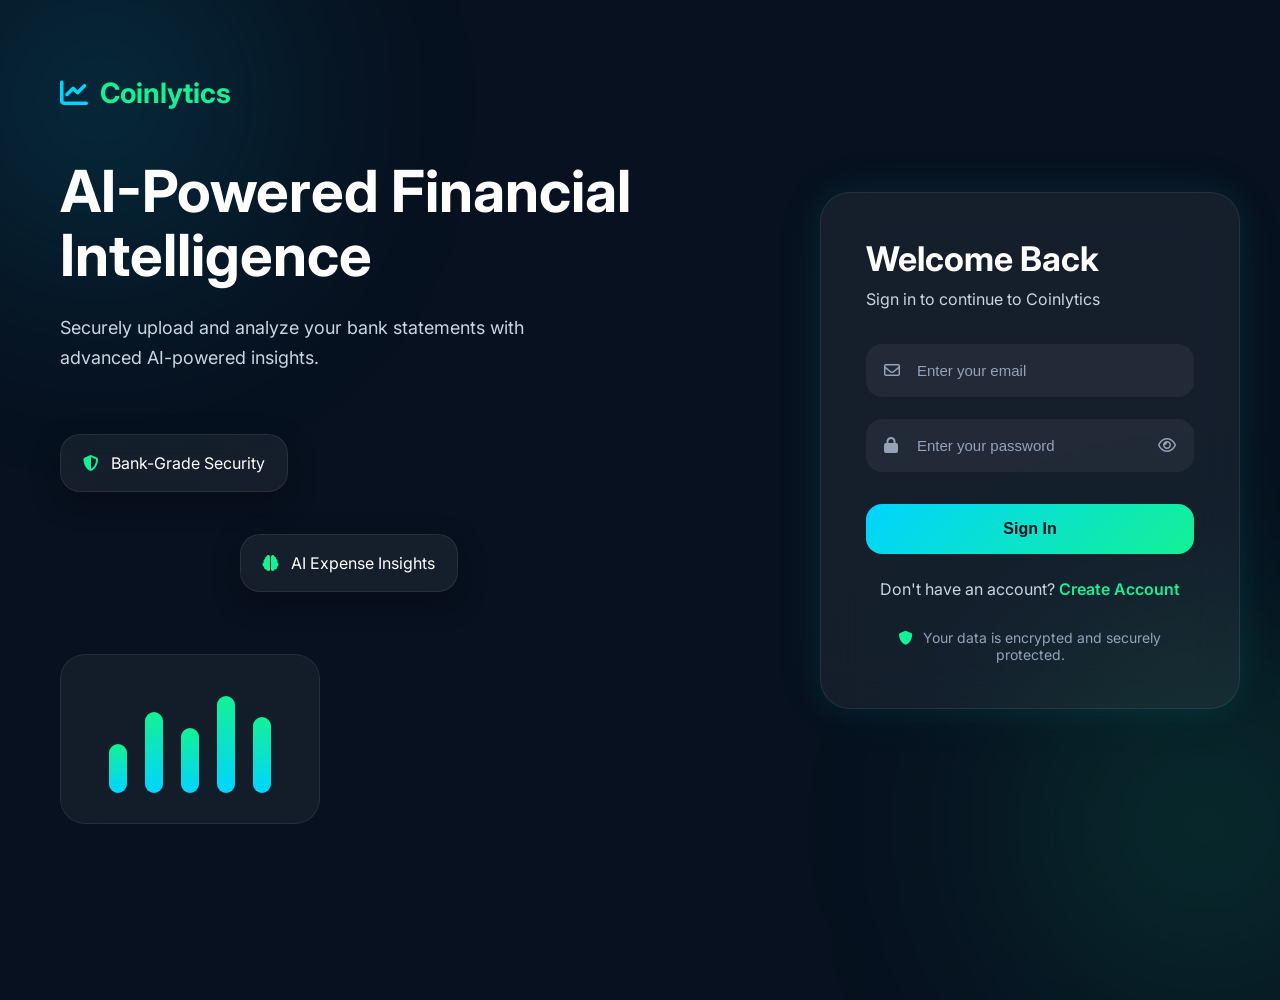
<file: frontend/src/login.html>
<!DOCTYPE html>
<html lang="en">
<head>
  <meta charset="UTF-8" />
  <meta name="viewport" content="width=device-width, initial-scale=1.0" />
  <title>Coinlytics Authentication</title>

  <!-- Fonts -->
  <link rel="preconnect" href="https://fonts.googleapis.com">
  <link href="https://fonts.googleapis.com/css2?family=Inter:wght@300;400;500;600;700&display=swap" rel="stylesheet">

  <!-- Icons -->
  <link
    rel="stylesheet"
    href="https://cdnjs.cloudflare.com/ajax/libs/font-awesome/6.5.2/css/all.min.css"
  />

  <link rel="stylesheet" href="css/login.css" />
</head>
<body>

  <div class="background-glow glow-1"></div>
  <div class="background-glow glow-2"></div>

  <div class="container">

    <!-- LEFT SECTION -->
    <div class="left-section">

      <div class="logo">
        <i class="fa-solid fa-chart-line"></i>
        <span>Coinlytics</span>
      </div>

      <div class="hero-content">
        <h1>AI-Powered Financial Intelligence</h1>

        <p>
          Securely upload and analyze your bank statements
          with advanced AI-powered insights.
        </p>
      </div>

      <div class="visuals">

        <div class="floating-card card-1">
          <i class="fa-solid fa-shield-halved"></i>
          <span>Bank-Grade Security</span>
        </div>

        <div class="floating-card card-2">
          <i class="fa-solid fa-brain"></i>
          <span>AI Expense Insights</span>
        </div>

        <div class="chart-card">
          <div class="chart-bars">
            <span></span>
            <span></span>
            <span></span>
            <span></span>
            <span></span>
          </div>
        </div>

      </div>

    </div>

    <!-- RIGHT SECTION -->
    <div class="right-section">

      <div class="auth-card">

        <!-- SIGN IN -->
        <div class="form-container sign-in active">

          <h2>Welcome Back</h2>
          <p class="form-subtitle">
            Sign in to continue to Coinlytics
          </p>

          <form>

            <div class="input-group">
              <i class="fa-regular fa-envelope"></i>
              <input
                type="email"
                placeholder="Enter your email"
              />
            </div>

            <div class="input-group">
              <i class="fa-solid fa-lock"></i>

              <input
                type="password"
                placeholder="Enter your password"
                class="password-input"
              />

              <i class="fa-regular fa-eye toggle-password"></i>
            </div>

            <button type="submit" class="btn">
              Sign In
            </button>

          </form>

          <div class="switch-form">
            Don't have an account?
            <span id="show-signup">Create Account</span>
          </div>

        </div>

        <!-- SIGN UP -->
        <div class="form-container sign-up">

          <h2>Create Account</h2>

          <p class="form-subtitle">
            Start your AI-powered finance journey
          </p>

          <form>

            <div class="input-group">
              <i class="fa-regular fa-user"></i>
              <input
                type="text"
                placeholder="Enter your full name"
              />
            </div>

            <div class="input-group">
              <i class="fa-solid fa-phone"></i>
              <input
                type="tel"
                placeholder="Enter your phone number"
              />
            </div>

            <div class="input-group">
              <i class="fa-regular fa-envelope"></i>
              <input
                type="email"
                placeholder="Enter your email"
              />
            </div>

            <div class="input-group">
              <i class="fa-solid fa-lock"></i>

              <input
                type="password"
                placeholder="Create a secure password"
                class="password-input"
              />

              <i class="fa-regular fa-eye toggle-password"></i>
            </div>

            <button type="submit" class="btn">
              Create Account
            </button>

          </form>

          <div class="switch-form">
            Already have an account?
            <span id="show-signin">Sign In</span>
          </div>

        </div>

        <!-- SECURITY MESSAGE -->
        <div class="security-message">
          <i class="fa-solid fa-shield"></i>
          Your data is encrypted and securely protected.
        </div>

      </div>

    </div>

  </div>

  <script src="js/login.js"></script>
</body>
</html>
</file>
<file: frontend/src/css/homepage1.css>
/* ========== Coinlytics — Fintech Landing ========== */
:root {
  --bg-0: #07111f;
  --bg-1: #0f172a;
  --bg-2: #0b1626;
  --cyan: #00d4ff;
  --neon: #14f195;
  --text: #e6edf7;
  --muted: #8a99b3;
  --border: rgba(255, 255, 255, 0.08);
  --glass: rgba(255, 255, 255, 0.04);
  --glass-strong: rgba(255, 255, 255, 0.07);
  --shadow-lg: 0 30px 80px -20px rgba(0, 212, 255, 0.25);
  --shadow-card: 0 10px 40px -10px rgba(0, 0, 0, 0.5);
  --grad-primary: linear-gradient(135deg, #00d4ff 0%, #14f195 100%);
  --grad-bg: radial-gradient(1200px 600px at 10% -10%, rgba(0, 212, 255, 0.18), transparent 60%),
             radial-gradient(900px 500px at 100% 0%, rgba(20, 241, 149, 0.12), transparent 60%);
  --font-sans: 'Inter', 'Manrope', 'Poppins', system-ui, -apple-system, sans-serif;
  --font-display: 'Poppins', 'Inter', sans-serif;
}

body.light-mode {
  --bg: #f4f7fb;
  --bg-2: #ffffff;
  --bg-3: #eef2f8;

  --glass: rgba(255,255,255,0.7);
  --glass-strong: rgba(255,255,255,0.9);

  --text: #111827;
  --muted: #6b7280;

  --border: rgba(15,23,42,0.08);

  background:
    radial-gradient(circle at top left, rgba(0,212,255,0.08), transparent 30%),
    radial-gradient(circle at bottom right, rgba(20,241,149,0.08), transparent 30%),
    var(--bg);
}

* { margin: 0; padding: 0; box-sizing: border-box; }
html { scroll-behavior: smooth; }
body {
  font-family: var(--font-sans);
  background: var(--bg-0);
  color: var(--text);
  line-height: 1.6;
  overflow-x: hidden;
  -webkit-font-smoothing: antialiased;
}
a { color: inherit; text-decoration: none; }
img { max-width: 100%; display: block; }
button { font-family: inherit; cursor: pointer; border: none; background: none; color: inherit; }

.container { max-width: 1240px; margin: 0 auto; padding: 0 24px; }
.eyebrow { display: inline-block; font-size: 12px; letter-spacing: 0.18em; text-transform: uppercase;
  color: var(--cyan); padding: 6px 12px; border: 1px solid rgba(0,212,255,0.25);
  border-radius: 999px; background: rgba(0,212,255,0.06); }
.gradient-text { background: var(--grad-primary); -webkit-background-clip: text; background-clip: text; color: transparent; }

/* Buttons */
.btn { display: inline-flex; align-items: center; gap: 8px; padding: 12px 22px;
  border-radius: 12px; font-weight: 600; font-size: 14px; transition: all .25s ease;
  border: 1px solid transparent; }
.btn-primary { background: var(--grad-primary); color: #07111f;
  box-shadow: 0 10px 30px -10px rgba(0,212,255,0.5); }
.btn-primary:hover { transform: translateY(-2px); box-shadow: 0 18px 40px -10px rgba(0,212,255,0.7); }
.btn-ghost { background: var(--glass); border-color: var(--border); color: var(--text); backdrop-filter: blur(10px); }
.btn-ghost:hover { background: var(--glass-strong); border-color: rgba(0,212,255,0.4); }

/* ===== Navbar ===== */
.nav { position: fixed; top: 0; left: 0; right: 0; z-index: 100;
  transition: all .3s ease; padding: 16px 0; }
.nav.scrolled { background: rgba(7,17,31,0.75); backdrop-filter: blur(18px);
  border-bottom: 1px solid var(--border); padding: 10px 0; }
.nav-inner { display: flex; align-items: center; justify-content: space-between; }
.logo { display: flex; align-items: center; gap: 10px; font-family: var(--font-display);
  font-weight: 700; font-size: 20px; letter-spacing: -0.02em; }
.logo-mark { width: 32px; height: 32px; border-radius: 9px; background: var(--grad-primary);
  display: grid; place-items: center; color: #07111f; font-weight: 800;
  box-shadow: 0 8px 24px -6px rgba(20,241,149,0.5); }
.nav-links { display: flex; gap: 32px; }
.nav-links a { font-size: 14px; color: var(--muted); transition: color .2s ease; position: relative; }
.nav-links a:hover { color: var(--text); }
.nav-links a::after { content: ''; position: absolute; left: 0; bottom: -6px; width: 0; height: 2px;
  background: var(--grad-primary); transition: width .25s ease; border-radius: 2px; }
.nav-links a:hover::after { width: 100%; }
.nav-actions { display: flex; align-items: center; gap: 10px; }
.nav-actions .btn { padding: 10px 18px; }
.hamburger { display: none; width: 40px; height: 40px; border-radius: 10px;
  background: var(--glass); border: 1px solid var(--border); place-items: center; }
.hamburger span { display: block; width: 18px; height: 2px; background: var(--text); margin: 3px 1px; border-radius: 2px; transition: .3s; }
.hamburger.open span:nth-child(1) { transform: translateY(5px) rotate(45deg); }
.hamburger.open span:nth-child(2) { opacity: 0; }
.hamburger.open span:nth-child(3) { transform: translateY(-5px) rotate(-45deg); }

.theme-toggle {
  width: 44px;
  height: 44px;
  border-radius: 12px;
  border: 1px solid var(--border);
  background: var(--glass);
  color: var(--text);
  cursor: pointer;
  font-size: 18px;
  display: grid;
  place-items: center;
  transition: all 0.3s ease;
  backdrop-filter: blur(10px);
}

.theme-toggle:hover {
  transform: translateY(-2px);
  border-color: rgba(0,212,255,0.35);
  box-shadow: 0 10px 30px rgba(0,212,255,0.12);
}

/* ===== Hero ===== */
.hero { position: relative; padding: 160px 0 80px; overflow: hidden; }
.hero-bg { position: absolute; inset: 0; background: var(--grad-bg); z-index: 0; }
.hero-grid-bg { position: absolute; inset: 0; opacity: 0.4; z-index: 0;
  background-image:
    linear-gradient(rgba(0,212,255,0.06) 1px, transparent 1px),
    linear-gradient(90deg, rgba(0,212,255,0.06) 1px, transparent 1px);
  background-size: 60px 60px;
  mask-image: radial-gradient(ellipse at center, black 30%, transparent 75%);
}
/*.hero-inner { position: relative; z-index: 1; display: grid;
  grid-template-columns: 1.1fr 1fr; gap: 60px; align-items: center; }*/
.hero-inner {
  position: relative;
  z-index: 1;
  display: flex;
  justify-content: center;
  text-align: center;
}
.hero-copy {
  max-width: 900px;
  margin: auto;
}

.hero p.lead {
  max-width: 760px;
  margin-left: auto;
  margin-right: auto;
}

.hero-ctas {
  justify-content: center;
}

.hero-stats {
  margin: auto;
}

.hero h1 { font-family: var(--font-display); font-size: clamp(36px, 5vw, 60px);
  line-height: 1.05; letter-spacing: -0.03em; font-weight: 700; margin: 20px 0 18px; }
.hero p.lead { font-size: 17px; color: var(--muted); max-width: 560px; margin-bottom: 32px; }
.hero-ctas { display: flex; gap: 14px; flex-wrap: wrap; margin-bottom: 40px; }
.hero-stats { display: grid; grid-template-columns: repeat(2, 1fr); gap: 14px; max-width: 520px; }
.stat-card { padding: 16px; border-radius: 14px; background: var(--glass);
  border: 1px solid var(--border); backdrop-filter: blur(12px); }
.stat-card .num { font-family: var(--font-display); font-size: 22px; font-weight: 700; }
.stat-card .label { font-size: 12px; color: var(--muted); margin-top: 2px; }

/* Hero visual */
.hero-visual { position: relative; height: 540px; }
.dash { position: absolute; inset: 0; border-radius: 20px;
  background: linear-gradient(160deg, rgba(15,23,42,0.9), rgba(11,22,38,0.7));
  border: 1px solid var(--border); backdrop-filter: blur(20px);
  box-shadow: var(--shadow-lg); padding: 22px; overflow: hidden; }
.dash::before { content: ''; position: absolute; inset: -2px; border-radius: 22px; padding: 1px;
  background: linear-gradient(135deg, rgba(0,212,255,0.5), transparent 40%, rgba(20,241,149,0.4));
  -webkit-mask: linear-gradient(#000 0 0) content-box, linear-gradient(#000 0 0);
  -webkit-mask-composite: xor; mask-composite: exclude; pointer-events: none; }
.dash-head { display: flex; justify-content: space-between; align-items: center; margin-bottom: 18px; }
.dash-head h4 { font-size: 13px; color: var(--muted); font-weight: 500; }
.dash-dots { display: flex; gap: 6px; }
.dash-dots span { width: 8px; height: 8px; border-radius: 50%; background: rgba(255,255,255,0.15); }
.dash-balance { font-family: var(--font-display); font-size: 32px; font-weight: 700; }
.dash-balance .delta { font-size: 13px; color: var(--neon); margin-left: 8px; }
.dash-sub { font-size: 12px; color: var(--muted); margin-bottom: 18px; }
.dash-chart { height: 140px; margin-bottom: 18px; }
.dash-list { display: flex; flex-direction: column; gap: 10px; }
.dash-tx { display: flex; justify-content: space-between; align-items: center;
  padding: 10px 12px; background: rgba(255,255,255,0.025); border-radius: 10px;
  border: 1px solid rgba(255,255,255,0.04); font-size: 13px; }
.dash-tx .ico { width: 28px; height: 28px; border-radius: 8px; background: rgba(0,212,255,0.12);
  display: grid; place-items: center; color: var(--cyan); margin-right: 10px; font-size: 12px; }
.dash-tx .left { display: flex; align-items: center; }
.dash-tx .amount { color: var(--neon); font-weight: 600; }
.dash-tx .amount.neg { color: #ff6b8b; }

/* Floating cards */
.float-card { position: absolute; padding: 14px 16px; border-radius: 14px;
  background: rgba(15,23,42,0.85); border: 1px solid var(--border);
  backdrop-filter: blur(14px); box-shadow: var(--shadow-card);
  font-size: 12px; display: flex; align-items: center; gap: 10px; }
.float-card .badge { width: 32px; height: 32px; border-radius: 10px;
  display: grid; place-items: center; background: var(--grad-primary); color: #07111f; }
.float-1 { top: 30px; left: -30px; animation: float 6s ease-in-out infinite; }
.float-2 { bottom: 60px; right: -20px; animation: float 7s ease-in-out infinite reverse; }
.float-3 { top: 50%; right: -40px; animation: float 5s ease-in-out infinite; }

@keyframes float { 0%,100% { transform: translateY(0); } 50% { transform: translateY(-12px); } }
@keyframes pulse-glow { 0%,100% { box-shadow: 0 0 0 0 rgba(20,241,149,0.4); }
  50% { box-shadow: 0 0 0 12px rgba(20,241,149, 0); } }
.pulse-dot { width: 8px; height: 8px; border-radius: 50%; background: var(--neon); animation: pulse-glow 2s infinite; }

/* ===== Sections shared ===== */
.section { padding: 100px 0; position: relative; }
.section-head { text-align: center; max-width: 720px; margin: 0 auto 60px; }
.section-head h2 { font-family: var(--font-display); font-size: clamp(28px, 3.5vw, 42px);
  font-weight: 700; letter-spacing: -0.025em; margin: 16px 0 14px; line-height: 1.15; }
.section-head p { color: var(--muted); font-size: 16px; }

/* ===== Features ===== */
.features-grid { display: grid; grid-template-columns: repeat(3, 1fr); gap: 22px; }
.feature { padding: 28px; border-radius: 18px; background: var(--glass);
  border: 1px solid var(--border); backdrop-filter: blur(12px);
  transition: all .35s ease; position: relative; overflow: hidden; }
.feature::before { content: ''; position: absolute; inset: 0;
  background: radial-gradient(400px circle at var(--mx, 50%) var(--my, 0%), rgba(0,212,255,0.08), transparent 40%);
  opacity: 0; transition: opacity .3s ease; pointer-events: none; }
.feature:hover { transform: translateY(-6px); border-color: rgba(0,212,255,0.35);
  box-shadow: 0 30px 60px -20px rgba(0,212,255,0.25); }
.feature:hover::before { opacity: 1; }
.feature .icon { width: 48px; height: 48px; border-radius: 12px;
  background: linear-gradient(135deg, rgba(0,212,255,0.15), rgba(20,241,149,0.15));
  border: 1px solid rgba(0,212,255,0.25); display: grid; place-items: center;
  color: var(--cyan); margin-bottom: 18px; }
.feature h3 { font-size: 18px; font-weight: 600; margin-bottom: 10px; font-family: var(--font-display); }
.feature p { color: var(--muted); font-size: 14px; }

/* ===== How It Works ===== */
.steps { display: grid; grid-template-columns: repeat(5, 1fr); gap: 16px; position: relative; }
.steps::before { content: ''; position: absolute; top: 38px; left: 8%; right: 8%; height: 2px;
  background: linear-gradient(90deg, transparent, rgba(0,212,255,0.5), rgba(20,241,149,0.5), transparent);
  z-index: 1; }
.step { position: relative; z-index: 2; text-align: center; padding: 16px 10px; }
.step-num { width: 72px; height: 72px; border-radius: 50%; margin: 0 auto 18px;
  background: var(--bg-1); border: 1px solid rgba(0,212,255,0.4);
  display: grid; place-items: center; font-family: var(--font-display);
  font-weight: 700; font-size: 22px; color: var(--cyan);
  box-shadow: 0 0 0 6px rgba(0,212,255,0.06), 0 12px 30px -8px rgba(0,212,255,0.3); }
.step h4 { font-size: 15px; font-weight: 600; margin-bottom: 8px; }
.step p { font-size: 13px; color: var(--muted); }

/* ===== Security ===== */
.security { background: linear-gradient(180deg, transparent, rgba(0,212,255,0.03), transparent); }
.security-grid { display: grid; grid-template-columns: 1.1fr 1fr; gap: 50px; align-items: center; }
.security-list { display: grid; gap: 14px; }
.sec-item { display: flex; gap: 14px; padding: 16px; border-radius: 14px;
  background: var(--glass); border: 1px solid var(--border); }
.sec-item .ico { width: 40px; height: 40px; border-radius: 10px; flex-shrink: 0;
  background: rgba(20,241,149,0.1); border: 1px solid rgba(20,241,149,0.3);
  color: var(--neon); display: grid; place-items: center; }
.sec-item h4 { font-size: 15px; font-weight: 600; margin-bottom: 4px; }
.sec-item p { font-size: 13px; color: var(--muted); }
.sec-highlight { padding: 28px; border-radius: 20px; margin-top: 24px;
  background: linear-gradient(135deg, rgba(0,212,255,0.08), rgba(20,241,149,0.05));
  border: 1px solid rgba(0,212,255,0.25); position: relative; overflow: hidden; }
.sec-highlight strong { display: block; font-family: var(--font-display); font-size: 18px; margin-bottom: 6px; }
.sec-highlight p { color: var(--muted); font-size: 14px; }
.sec-visual { position: relative; height: 460px; display: grid; place-items: center; }
.shield-wrap { position: relative; width: 280px; height: 280px; display: grid; place-items: center; }
.shield-ring { position: absolute; inset: 0; border-radius: 50%;
  border: 1px solid rgba(0,212,255,0.15); animation: spin 20s linear infinite; }
.shield-ring:nth-child(2) { inset: 20px; border-color: rgba(20,241,149,0.15); animation-duration: 30s; animation-direction: reverse; }
.shield-ring:nth-child(3) { inset: 40px; border-color: rgba(0,212,255,0.1); animation-duration: 40s; }
@keyframes spin { to { transform: rotate(360deg); } }
.shield-core { width: 140px; height: 140px; border-radius: 30px;
  background: linear-gradient(135deg, rgba(0,212,255,0.15), rgba(20,241,149,0.15));
  border: 1px solid rgba(0,212,255,0.4); display: grid; place-items: center;
  color: var(--cyan); box-shadow: 0 0 60px rgba(0,212,255,0.3); position: relative; }
.shield-badge { position: absolute; padding: 8px 14px; border-radius: 999px;
  background: rgba(15,23,42,0.9); border: 1px solid var(--border);
  font-size: 11px; font-weight: 600; display: flex; align-items: center; gap: 6px; backdrop-filter: blur(10px); }
.sb-1 { top: 0; left: -10px; color: var(--cyan); animation: float 6s ease-in-out infinite; }
.sb-2 { top: 40%; right: -20px; color: var(--neon); animation: float 7s ease-in-out infinite reverse; }
.sb-3 { bottom: 10px; left: 20px; color: var(--cyan); animation: float 5s ease-in-out infinite; }

/* ===== About ===== */
.about-intro { text-align: center; max-width: 760px; margin: 0 auto 50px; color: var(--muted); font-size: 16px; }
.team-grid { display: grid; grid-template-columns: repeat(4, 1fr); gap: 22px; }
.member { padding: 24px; border-radius: 18px; background: var(--glass);
  border: 1px solid var(--border); text-align: center; transition: all .3s ease; }
.member:hover { transform: translateY(-4px); border-color: rgba(0,212,255,0.3); }
.avatar { width: 80px; height: 80px; border-radius: 50%; margin: 0 auto 14px;
  background: linear-gradient(135deg, rgba(0,212,255,0.3), rgba(20,241,149,0.3));
  border: 2px solid rgba(0,212,255,0.4); display: grid; place-items: center;
  font-family: var(--font-display); font-size: 26px; font-weight: 700; color: var(--text); }
.member h4 { font-size: 16px; margin-bottom: 4px; }
.member .role { font-size: 12px; color: var(--cyan); margin-bottom: 12px; }
.socials { display: flex; justify-content: center; gap: 10px; }
.socials a { width: 32px; height: 32px; border-radius: 8px; background: rgba(255,255,255,0.05);
  border: 1px solid var(--border); display: grid; place-items: center; color: var(--muted); transition: all .2s; }
.socials a:hover { color: var(--cyan); border-color: rgba(0,212,255,0.4); }

/* ===== Trust ===== */
.trust { padding: 60px 0; }
.trust-grid { display: grid; grid-template-columns: repeat(3, 1fr); gap: 22px; }
.trust-card { padding: 32px; border-radius: 18px; text-align: center;
  background: linear-gradient(180deg, var(--glass), transparent);
  border: 1px solid var(--border); }
.trust-card .num { font-family: var(--font-display); font-size: 40px; font-weight: 700;
  background: var(--grad-primary); -webkit-background-clip: text; background-clip: text; color: transparent; }
.trust-card .lbl { font-size: 14px; color: var(--muted); margin-top: 4px; }

/* ===== Footer ===== */
.footer { padding: 70px 0 30px; border-top: 1px solid var(--border);
  background: linear-gradient(180deg, transparent, rgba(0,212,255,0.03)); }
.foot-grid { display: grid; grid-template-columns: 2fr 1fr 1fr 1fr; gap: 40px; margin-bottom: 40px; }
.foot-about p { color: var(--muted); font-size: 14px; margin-top: 14px; max-width: 320px; }
.foot-col h5 { font-size: 13px; font-weight: 600; margin-bottom: 16px; letter-spacing: 0.04em; }
.foot-col ul { list-style: none; display: grid; gap: 10px; }
.foot-col a { font-size: 14px; color: var(--muted); transition: color .2s; }
.foot-col a:hover { color: var(--cyan); }
.foot-bottom { padding-top: 24px; border-top: 1px solid var(--border);
  display: flex; justify-content: space-between; align-items: center; flex-wrap: wrap; gap: 12px;
  font-size: 13px; color: var(--muted); }
.foot-bottom .socials { justify-content: flex-end; }

/* ===== Scroll reveal ===== */
.reveal { opacity: 0; transform: translateY(24px); transition: all .8s cubic-bezier(.2,.7,.2,1); }
.reveal.in { opacity: 1; transform: none; }

/* ===== Responsive ===== */
@media (max-width: 980px) {
  .nav-links, .nav-actions .btn-ghost { display: none; }
  .hamburger { display: grid; }
  .nav-links.mobile-open { display: flex; flex-direction: column; position: absolute;
    top: 100%; left: 16px; right: 16px; padding: 20px; gap: 18px;
    background: rgba(7,17,31,0.95); border: 1px solid var(--border);
    border-radius: 16px; backdrop-filter: blur(20px); margin-top: 10px; }
  .hero-inner, .security-grid, .insights-grid { grid-template-columns: 1fr; }
  .hero-visual { height: 480px; margin-top: 20px; }
  .features-grid, .team-grid { grid-template-columns: repeat(2, 1fr); }
  .steps { grid-template-columns: repeat(2, 1fr); }
  .steps::before { display: none; }
  .trust-grid { grid-template-columns: 1fr; }
  .foot-grid { grid-template-columns: 1fr 1fr; }
}
@media (max-width: 560px) {
  .hero { padding-top: 130px; }
  .features-grid, .team-grid, .steps { grid-template-columns: 1fr; }
  .hero-stats { grid-template-columns: 1fr; }
  .foot-grid { grid-template-columns: 1fr; }
  .float-1, .float-2, .float-3 { display: none; }
  .hero-visual { height: 440px; }
}

body,
.nav,
.feature,
.step,
.panel,
.member,
.sec-item,
.trust-card,
.footer,
button,
a {
  transition:
    background 0.3s ease,
    color 0.3s ease,
    border-color 0.3s ease,
    box-shadow 0.3s ease;
}
</file>
<file: frontend/src/css/dashboard2.css>
/* ============== BASE ============== */
*,*::before,*::after{box-sizing:border-box;margin:0;padding:0}
:root{
  --bg:#07111f;
  --bg-2:#0a1628;
  --panel:#0f172a;
  --panel-2:#0d1626;
  --line:rgba(255,255,255,0.07);
  --line-2:rgba(255,255,255,0.12);
  --text:#e6ecf5;
  --muted:#7d8aa1;
  --cyan:#00d4ff;
  --green:#14f195;
  --violet:#a78bfa;
  --red:#ff5577;
  --amber:#ffb547;
  --grad:linear-gradient(135deg,#00d4ff 0%,#14f195 100%);
  --grad-soft:linear-gradient(135deg,rgba(0,212,255,.15),rgba(20,241,149,.15));
  --glow-cyan:0 0 24px rgba(0,212,255,.35);
  --glow-green:0 0 24px rgba(20,241,149,.35);
  --radius:18px;
  --radius-sm:12px;
}
body.light-mode {
  --bg:#f4f7fb;
  --bg-2:#ffffff;
  --panel:#ffffff;
  --panel-2:#f8fafc;
  --line:rgba(15,23,42,0.08);
  --line-2:rgba(15,23,42,0.14);
  --text:#0f172a;
  --muted:#5b6475;

  background:
    radial-gradient(1200px 600px at 80% -10%,rgba(0,212,255,.08),transparent 60%),
    radial-gradient(900px 500px at -10% 110%,rgba(20,241,149,.08),transparent 60%),
    linear-gradient(180deg,#edf2f7 0%,#f8fafc 100%);
}
html,body{height:100%}
html {
  scroll-behavior: smooth;
}
body{
  font-family:'Inter','Manrope','Poppins',system-ui,sans-serif;
  color:var(--text);
  background:
    radial-gradient(1200px 600px at 80% -10%,rgba(0,212,255,.10),transparent 60%),
    radial-gradient(900px 500px at -10% 110%,rgba(20,241,149,.08),transparent 60%),
    linear-gradient(180deg,#06101e 0%,#070f1c 100%);
  min-height:100vh;
  overflow-x:hidden;
  -webkit-font-smoothing:antialiased;
  transition:
  background 0.4s ease,
  color 0.3s ease;
}
a{color:inherit;text-decoration:none}
button{font:inherit;cursor:pointer;border:0;background:none;color:inherit}

#particles{position:fixed;inset:0;z-index:0;pointer-events:none;opacity:.55}

/* ============== LAYOUT ============== */
.app{
  position:relative;z-index:1;
  display:grid;
  grid-template-columns:264px 1fr;
  min-height:100vh;
}
.main{padding:22px 28px 40px;display:flex;flex-direction:column;gap:22px;min-width:0}

/* ============== GLASS ============== */
.glass{
  background:linear-gradient(180deg,rgba(255,255,255,0.04),rgba(255,255,255,0.02));
  border:1px solid var(--line);
  backdrop-filter:blur(18px) saturate(140%);
  -webkit-backdrop-filter:blur(18px) saturate(140%);
  border-radius:var(--radius);
  box-shadow:0 10px 30px rgba(0,0,0,.35), inset 0 1px 0 rgba(255,255,255,.04);
}

/* ============== SIDEBAR ============== */
.sidebar{
  position:sticky;top:0;height:100vh;
  display:flex;flex-direction:column;gap:18px;
  padding:22px 16px;
  background:linear-gradient(180deg,rgba(255,255,255,0.04),rgba(255,255,255,0.015));
  border-right:1px solid var(--line);
  backdrop-filter:blur(20px);
  z-index:5;
}
.logo{display:flex;align-items:center;gap:12px;padding:6px 8px}
.logo-mark{
  width:42px;height:42px;border-radius:12px;
  display:grid;place-items:center;color:#06101e;
  background:var(--grad);
  box-shadow:var(--glow-cyan);
}
.logo-mark svg{width:22px;height:22px}
.logo-text{font-family:'Manrope',sans-serif;font-weight:800;letter-spacing:.2px;font-size:18px}
.logo-sub{font-size:11px;color:var(--muted);letter-spacing:1.2px;text-transform:uppercase}
.nav{display:flex;flex-direction:column;gap:4px;margin-top:6px}
.nav-item{
  display:flex;align-items:center;gap:12px;
  padding:11px 12px;border-radius:12px;
  color:#b6c1d4;font-weight:500;font-size:14px;
  position:relative;transition:all .25s ease;
}
.nav-item i{width:18px;height:18px;display:inline-block;flex-shrink:0}
.nav-item:hover{color:#fff;background:rgba(255,255,255,.04);box-shadow:inset 0 0 0 1px var(--line-2)}
.nav-item.active{
  color:#fff;
  background:var(--grad-soft);
  box-shadow:inset 0 0 0 1px rgba(0,212,255,.35),0 6px 20px rgba(0,212,255,.15);
}
.nav-item.active::before{
  content:"";position:absolute;left:-16px;top:10px;bottom:10px;width:3px;
  background:var(--grad);border-radius:0 4px 4px 0;box-shadow:var(--glow-cyan);
}
.sidebar-foot{margin-top:auto;display:flex;flex-direction:column;gap:10px}
.pro-card{
  padding:14px;border-radius:14px;
  background:linear-gradient(135deg,rgba(0,212,255,.12),rgba(20,241,149,.10));
  border:1px solid rgba(0,212,255,.25);
  position:relative;overflow:hidden;
}
.pro-card::after{content:"";position:absolute;inset:0;background:radial-gradient(120px 60px at 100% 0%,rgba(20,241,149,.25),transparent 70%);pointer-events:none}
.pro-title{font-weight:700;font-size:14px}
.pro-sub{font-size:12px;color:#a9b6cc;margin:4px 0 10px}
.pro-btn{
  width:100%;padding:8px 10px;border-radius:10px;font-weight:600;font-size:12.5px;
  color:#06101e;background:var(--grad);box-shadow:var(--glow-cyan);
  transition:transform .2s ease;
}
.pro-btn:hover{transform:translateY(-1px)}
.nav-item.logout{color:#ff8e9e}
.nav-item.logout:hover{background:rgba(255,85,119,.08)}

/* ============== TOPBAR ============== */
.topbar{
  display:flex;align-items:center;gap:18px;padding:14px 18px;
}
.hamburger{display:none;width:38px;height:38px;border-radius:10px;background:rgba(255,255,255,.04);border:1px solid var(--line);flex-direction:column;gap:4px;align-items:center;justify-content:center}
.hamburger span{width:18px;height:2px;background:#cfd8ea;border-radius:2px}
.welcome{flex:1;min-width:0}
.welcome h1{font-family:'Manrope',sans-serif;font-size:20px;font-weight:700;letter-spacing:.1px}
.welcome .wave{display:inline-block;animation:wave 2.5s ease infinite;transform-origin:70% 70%}
@keyframes wave{0%,60%,100%{transform:rotate(0)}10%{transform:rotate(14deg)}20%{transform:rotate(-8deg)}30%{transform:rotate(14deg)}40%{transform:rotate(-4deg)}50%{transform:rotate(10deg)}}
.welcome p{color:var(--muted);font-size:13px;margin-top:2px}
.topbar-actions{display:flex;align-items:center;gap:12px}
.search{
  display:flex;align-items:center;gap:10px;padding:9px 12px;
  background:rgba(255,255,255,.03);border:1px solid var(--line);border-radius:12px;min-width:300px;
  transition:border-color .2s ease, box-shadow .2s ease;
}
.search:focus-within{border-color:rgba(0,212,255,.4);box-shadow:0 0 0 3px rgba(0,212,255,.10)}
.search input{flex:1;background:none;border:0;outline:0;color:var(--text);font-size:13.5px}
.search input::placeholder{color:#6c7a91}
.kbd{font-size:11px;color:#9aa6bc;border:1px solid var(--line-2);padding:1px 6px;border-radius:6px}
.badge.secure{
  display:flex;align-items:center;gap:8px;font-size:12px;font-weight:600;
  padding:8px 12px;border-radius:10px;
  background:linear-gradient(135deg,rgba(20,241,149,.15),rgba(0,212,255,.10));
  border:1px solid rgba(20,241,149,.35);color:#cdfff0;
  box-shadow:0 0 16px rgba(20,241,149,.18);
}
.icon-btn{
  position:relative;width:40px;height:40px;border-radius:12px;
  background:rgba(255,255,255,.03);border:1px solid var(--line);
  display:grid;place-items:center;transition:all .2s ease;
}
.icon-btn:hover{border-color:rgba(0,212,255,.35);box-shadow:0 0 18px rgba(0,212,255,.15)}
.icon-btn .dot{position:absolute;top:9px;right:10px;width:8px;height:8px;border-radius:50%;background:#ff5577;box-shadow:0 0 8px #ff5577}
.avatar{
  width:40px;height:40px;border-radius:12px;display:grid;place-items:center;
  font-weight:700;font-size:13px;color:#06101e;
  background:var(--grad);box-shadow:var(--glow-cyan);
}

/* ============== STATS ============== */
/*
.stats{display:grid;grid-template-columns:repeat(4,1fr);gap:16px}
.stat-card{padding:18px;position:relative;overflow:hidden;transition:transform .3s ease, box-shadow .3s ease}
.stat-card:hover{transform:translateY(-3px);box-shadow:0 16px 40px rgba(0,0,0,.45),0 0 0 1px rgba(0,212,255,.25),0 0 28px rgba(0,212,255,.10)}
.stat-head{display:flex;align-items:center;justify-content:space-between;margin-bottom:14px}
.stat-icon{width:40px;height:40px;border-radius:11px;display:grid;place-items:center}
.stat-icon i{width:18px;height:18px}
.stat-icon.cyan{background:rgba(0,212,255,.12);color:var(--cyan);box-shadow:inset 0 0 0 1px rgba(0,212,255,.3)}
.stat-icon.green{background:rgba(20,241,149,.12);color:var(--green);box-shadow:inset 0 0 0 1px rgba(20,241,149,.3)}
.stat-icon.violet{background:rgba(167,139,250,.14);color:var(--violet);box-shadow:inset 0 0 0 1px rgba(167,139,250,.3)}
.stat-icon.red{background:rgba(255,85,119,.12);color:var(--red);box-shadow:inset 0 0 0 1px rgba(255,85,119,.3)}
.trend{font-size:11.5px;font-weight:700;padding:4px 8px;border-radius:8px}
.trend.up{color:#a6f5cf;background:rgba(20,241,149,.12);border:1px solid rgba(20,241,149,.25)}
.trend.down{color:#ffb0bf;background:rgba(255,85,119,.12);border:1px solid rgba(255,85,119,.3)}
.stat-value{font-family:'Manrope',sans-serif;font-size:28px;font-weight:800;letter-spacing:.3px}
.stat-label{font-size:12.5px;color:var(--muted);margin-top:2px}
.spark{width:100%;height:34px;margin-top:8px;opacity:.95}
*/
/* ============== CARDS ============== */
.card{padding:20px}
.card-head{display:flex;align-items:center;justify-content:space-between;gap:12px;margin-bottom:14px}
.card-head h2{font-family:'Manrope',sans-serif;font-size:16px;font-weight:700;display:flex;align-items:center;gap:8px}
.card-head h2 i{color:var(--cyan)}
.chip{font-size:11px;font-weight:600;padding:5px 9px;border-radius:8px;background:rgba(255,255,255,.04);border:1px solid var(--line);color:#b9c4d8;display:inline-flex;align-items:center;gap:6px}
.chip.good{color:#a6f5cf;background:rgba(20,241,149,.10);border-color:rgba(20,241,149,.3)}
.chip.warn{color:#ffd6a8;background:rgba(255,181,71,.10);border-color:rgba(255,181,71,.3)}
.chip.ai{color:#d6c8ff;background:rgba(167,139,250,.10);border-color:rgba(167,139,250,.3)}
.muted{color:var(--muted);font-size:12px;display:inline-flex;align-items:center;gap:6px}
.muted-link{color:var(--cyan);font-size:12.5px;font-weight:600}
.select{background:rgba(255,255,255,.03);color:var(--text);border:1px solid var(--line);border-radius:10px;padding:6px 10px;font-size:12.5px;outline:0}

.grid-2{display:grid;grid-template-columns:1fr 1fr;gap:16px}


/* ============== UPLOAD ============== */
.upload-card{display:flex;flex-direction:column}
.dashboard-grid {
  display: grid;
  grid-template-columns: 1fr;
}
.dropzone{
  margin-top:6px;padding:28px;border-radius:16px;text-align:center;
  border:1.5px dashed rgba(0,212,255,.35);
  background:linear-gradient(180deg,rgba(0,212,255,.04),rgba(20,241,149,.03));
  position:relative;transition:all .25s ease;
}
.dropzone.drag{border-color:rgba(20,241,149,.65);box-shadow:0 0 0 4px rgba(20,241,149,.12),inset 0 0 40px rgba(20,241,149,.08)}
.drop-icon{
  width:64px;height:64px;border-radius:18px;margin:0 auto 12px;
  display:grid;place-items:center;color:#06101e;
  background:var(--grad);box-shadow:var(--glow-cyan);
  animation:float 4s ease-in-out infinite;
}
.drop-icon i{width:28px;height:28px}
.dropzone h3{font-family:'Manrope',sans-serif;font-size:16px;font-weight:700}
.dropzone p{color:var(--muted);font-size:13px;margin-top:4px}
.browse{color:var(--cyan);font-weight:600;cursor:pointer;text-decoration:underline;text-underline-offset:3px}
.formats{display:flex;justify-content:center;gap:8px;margin-top:14px}
.formats span{font-size:11px;font-weight:700;padding:4px 10px;border-radius:8px;background:rgba(255,255,255,.05);border:1px solid var(--line);color:#cfd8ea;letter-spacing:.8px}
.progress{margin:14px auto 0;width:100%;max-width:380px;height:6px;border-radius:4px;background:rgba(255,255,255,.05);overflow:hidden;display:none}
.progress.show{display:block}
.progress .bar{height:100%;width:0%;background:var(--grad);box-shadow:var(--glow-cyan);transition:width .2s ease}
.secure-note{margin-top:14px;font-size:12px;color:#9eb5cc;display:inline-flex;align-items:center;gap:8px}
.secure-note i{color:var(--green)}
@keyframes float{0%,100%{transform:translateY(0)}50%{transform:translateY(-6px)}}

/* ============== HEALTH ============== */
/*
.health-body{display:flex;gap:20px;align-items:center}
.gauge{position:relative;width:180px;height:180px;flex-shrink:0}
.gauge svg{width:100%;height:100%;filter:drop-shadow(0 0 12px rgba(0,212,255,.35))}
.gauge-text{position:absolute;inset:0;display:grid;place-items:center;text-align:center}
.score{font-family:'Manrope',sans-serif;font-size:42px;font-weight:800;background:var(--grad);-webkit-background-clip:text;background-clip:text;color:transparent}
.score-out{font-size:11px;color:var(--muted);letter-spacing:1.5px}
.health-list{list-style:none;display:flex;flex-direction:column;gap:10px;font-size:13.5px;color:#cfd8ea}
.health-list li{display:flex;align-items:center;gap:10px}
.health-list .dot{width:8px;height:8px;border-radius:50%}
.health-list .dot.ok{background:var(--green);box-shadow:0 0 10px var(--green)}
.health-list .dot.warn{background:var(--amber);box-shadow:0 0 10px var(--amber)}
*/

/* ============== TABLE ============== */
.table-wrap{overflow-x:auto;border-radius:12px}
.table{width:100%;border-collapse:separate;border-spacing:0;font-size:13.5px;min-width:680px}
.table th{text-align:left;font-weight:600;color:var(--muted);font-size:11.5px;letter-spacing:.8px;text-transform:uppercase;padding:10px 14px;border-bottom:1px solid var(--line)}
.table td{padding:14px;border-bottom:1px solid var(--line);color:#dde5f2}
.table tbody tr{transition:background .25s ease}
.table tbody tr:hover{background:rgba(0,212,255,.04)}
.table td i{color:var(--cyan);margin-right:8px;vertical-align:-3px}
.ta-right{text-align:right}
.status{font-size:11px;font-weight:700;padding:4px 10px;border-radius:8px;letter-spacing:.5px}
.status.ready{color:#a6f5cf;background:rgba(20,241,149,.10);border:1px solid rgba(20,241,149,.3);box-shadow:0 0 12px rgba(20,241,149,.12)}
.status.processing{color:#ffe0a8;background:rgba(255,181,71,.10);border:1px solid rgba(255,181,71,.3)}
.status.encrypted{color:#a8defa;background:rgba(0,212,255,.10);border:1px solid rgba(0,212,255,.3)}
.btn{font-size:12px;font-weight:600;padding:7px 11px;border-radius:9px;margin-left:6px;transition:all .2s ease;border:1px solid transparent}
.btn.ghost{background:rgba(255,255,255,.04);border-color:var(--line);color:#cfd8ea}
.btn.ghost:hover{border-color:var(--line-2)}
.btn.primary{background:var(--grad);color:#06101e}
.btn.primary:hover{box-shadow:var(--glow-cyan)}
.btn.danger{background:rgba(255,85,119,.1);color:#ffb0bf;border-color:rgba(255,85,119,.25)}
.btn.danger:hover{background:rgba(255,85,119,.18)}

/* =========================================================
   COMPACT UPLOADED FILE LIST
   ========================================================= */

.uploaded-files{
  display:flex;
  flex-direction:column;
  gap:10px;
  margin-top:14px;
}

.file-item{
  display:flex;
  align-items:center;
  justify-content:space-between;

  padding:10px 14px;
  border-radius:14px;

  background:rgba(255,255,255,.03);
  border:1px solid var(--line);

  min-height:auto;
}

.file-left{
  display:flex;
  align-items:center;
  gap:12px;
}

.file-icon{
  width:38px;
  height:38px;
  border-radius:10px;
  display:grid;
  place-items:center;

  background:rgba(0,212,255,.12);
  color:var(--cyan);

  flex-shrink:0;
}

.file-info h4{
  font-size:14px;
  margin-bottom:2px;
  line-height:1.2;
}

.file-info p{
  font-size:12px;
  color:var(--muted);
  margin:0;
}

.file-actions{
  display:flex;
  align-items:center;
  gap:8px;
}

.file-actions button{
  width:32px;
  height:32px;
  border-radius:10px;
  padding:0;
}

/* ============== PIE ============== */
.pie-wrap{position:relative;width:220px;height:220px;margin:6px auto 14px}
.pie{width:100%;height:100%;filter:drop-shadow(0 0 14px rgba(0,212,255,.25))}
.pie-center{position:absolute;inset:0;display:grid;place-items:center;text-align:center}
.pc-label{font-size:11px;color:var(--muted);letter-spacing:1.2px;text-transform:uppercase}
.pc-value{font-family:'Manrope',sans-serif;font-size:22px;font-weight:800;margin-top:2px}
.cat-list{list-style:none;display:grid;grid-template-columns:1fr 1fr;gap:10px}
.cat-list li{display:flex;align-items:center;justify-content:space-between;gap:10px;padding:10px 12px;background:rgba(255,255,255,.03);border:1px solid var(--line);border-radius:10px;font-size:12.5px}
.cat-left{display:flex;align-items:center;gap:8px}
.cat-dot{width:10px;height:10px;border-radius:3px}
.cat-right{color:var(--muted);font-weight:600}

/* ============== LINE CHART ============== */
.chart-wrap{position:relative;width:100%}
#lineChart{width:100%;height:260px;display:block}
.legend{display:flex;gap:10px;font-size:12px}
.lg{display:inline-flex;align-items:center;gap:6px;color:#b9c4d8}
.lg::before{content:"";width:8px;height:8px;border-radius:50%}
.lg.cyan::before{background:var(--cyan);box-shadow:0 0 8px var(--cyan)}
.lg.green::before{background:var(--green);box-shadow:0 0 8px var(--green)}
.tooltip{position:absolute;pointer-events:none;background:rgba(7,17,31,.95);border:1px solid var(--line-2);padding:8px 10px;border-radius:8px;font-size:11.5px;color:#dde5f2;opacity:0;transition:opacity .15s;white-space:nowrap;backdrop-filter:blur(6px)}

/* ============== INSIGHTS / ALERTS ============== */
.insights,.alerts{display:flex;flex-direction:column;gap:10px}
.insight,.alert{
  display:flex;gap:12px;padding:14px;border-radius:14px;
  background:linear-gradient(180deg,rgba(255,255,255,.025),rgba(255,255,255,.01));
  border:1px solid var(--line);transition:all .25s ease;
}
.insight:hover{border-color:rgba(167,139,250,.35);box-shadow:0 6px 24px rgba(167,139,250,.10)}
.alert:hover{border-color:rgba(255,85,119,.4);box-shadow:0 6px 24px rgba(255,85,119,.10)}
.ins-icon{width:38px;height:38px;border-radius:11px;display:grid;place-items:center;color:var(--violet);background:rgba(167,139,250,.12);box-shadow:inset 0 0 0 1px rgba(167,139,250,.25);flex-shrink:0}
.insight h4,.alert h4{font-size:13.5px;font-weight:700;margin-bottom:3px}
.insight p,.alert p{font-size:12.5px;color:var(--muted);line-height:1.5}
.alert{position:relative}
.alert .pulse{
  width:12px;height:12px;border-radius:50%;background:var(--red);
  margin-top:6px;flex-shrink:0;position:relative;box-shadow:0 0 12px var(--red);
}
.alert .pulse::after{content:"";position:absolute;inset:-6px;border-radius:50%;border:2px solid var(--red);opacity:.5;animation:pulse 1.6s ease-out infinite}
@keyframes pulse{0%{transform:scale(.6);opacity:.7}100%{transform:scale(1.6);opacity:0}}

/* ============== SECURITY ============== */
.sec-grid{display:grid;grid-template-columns:1fr 1fr;gap:10px}
.sec-item{display:flex;gap:12px;padding:12px;border-radius:12px;background:rgba(255,255,255,.025);border:1px solid var(--line);align-items:center}
.sec-item>i{width:34px;height:34px;display:grid;place-items:center;color:var(--green);background:rgba(20,241,149,.10);border-radius:10px;box-shadow:inset 0 0 0 1px rgba(20,241,149,.25);flex-shrink:0}
.sec-item h4{font-size:13px;font-weight:700}
.sec-item p{font-size:11.5px;color:var(--muted);margin-top:2px}
.pledge{margin-top:14px;padding:14px;border-radius:12px;display:flex;gap:12px;align-items:center;
  background:linear-gradient(135deg,rgba(20,241,149,.10),rgba(0,212,255,.06));
  border:1px solid rgba(20,241,149,.3);
}
.pledge i{color:var(--green);width:24px;height:24px;flex-shrink:0}
.pledge p{font-size:13px;color:#d8f5e8}
.pledge strong{color:#fff}

/* ============== TIMELINE ============== */
.timeline{list-style:none;display:flex;flex-direction:column;gap:0;position:relative}
.timeline::before{content:"";position:absolute;left:5px;top:8px;bottom:8px;width:1px;background:linear-gradient(180deg,rgba(0,212,255,.4),rgba(255,255,255,.04))}
.timeline li{display:flex;gap:14px;padding:10px 0;font-size:13px}
.timeline li>div{display:flex;justify-content:space-between;flex:1;color:#dde5f2;gap:12px;align-items:baseline}
.timeline li small{color:var(--muted);font-size:11.5px;white-space:nowrap}
.tl-dot{width:11px;height:11px;border-radius:50%;margin-top:4px;flex-shrink:0;position:relative;z-index:1}
.tl-dot.cyan{background:var(--cyan);box-shadow:0 0 10px var(--cyan)}
.tl-dot.green{background:var(--green);box-shadow:0 0 10px var(--green)}
.tl-dot.red{background:var(--red);box-shadow:0 0 10px var(--red)}
.tl-dot.violet{background:var(--violet);box-shadow:0 0 10px var(--violet)}
.tl-dot.muted{background:#4a5670}

.recent-activity {
  width: 100%;
  grid-column: 1 / -1;
}

/* ============== FOOTER ============== */
.foot{display:flex;justify-content:space-between;align-items:center;padding:14px 4px;font-size:12px;color:var(--muted);border-top:1px solid var(--line);margin-top:6px}

/* ============== ENTRANCE ANIMATIONS ============== */
.glass,.card,.stat-card{animation:rise .6s ease both}
.stat-card:nth-child(1){animation-delay:.04s}
.stat-card:nth-child(2){animation-delay:.10s}
.stat-card:nth-child(3){animation-delay:.16s}
.stat-card:nth-child(4){animation-delay:.22s}
@keyframes rise{from{opacity:0;transform:translateY(14px)}to{opacity:1;transform:translateY(0)}}

/* ============== RESPONSIVE ============== */
@media (max-width:1180px){
  .stats{grid-template-columns:repeat(2,1fr)}
  .grid-2{grid-template-columns:1fr}
  .sec-grid{grid-template-columns:1fr 1fr}
}
@media (max-width:900px){
  .app{grid-template-columns:1fr}
  .sidebar{
    position:fixed;left:0;top:0;height:100vh;width:264px;
    transform:translateX(-100%);transition:transform .3s ease;
  }
  .sidebar.open{transform:translateX(0);box-shadow:0 0 60px rgba(0,0,0,.6)}
  .hamburger{display:flex}
  .main{padding:16px}
  .search{min-width:0;flex:1}
  .welcome h1{font-size:17px}
  .welcome p{display:none}
}
@media (max-width:680px){
  .stats{grid-template-columns:1fr 1fr}
  .cat-list,.sec-grid{grid-template-columns:1fr}
  .topbar{flex-wrap:wrap}
  .topbar-actions{flex-wrap:wrap;width:100%}
  .search{order:5;width:100%}
  .badge.secure span{display:none}
  .health-body{flex-direction:column;text-align:center}
  .stat-value{font-size:22px}
  .foot{flex-direction:column;gap:6px}
}
@media (max-width:440px){
  .stats{grid-template-columns:1fr}
}

/* ===== LIGHT MODE FIXES ===== */
body.light-mode .sidebar {
  background:rgba(255,255,255,0.75);
}

body.light-mode .glass {
  background:rgba(255,255,255,0.7);
}

body.light-mode .nav-item {
  color:#334155;
}

body.light-mode .nav-item:hover {
  color:#0f172a;
  background:rgba(15,23,42,0.05);
}

body.light-mode .nav-item.active {
  color:#0f172a;
}
body.light-mode .logo-sub,
body.light-mode .stat-label,
body.light-mode .table-sub,
body.light-mode .muted,
body.light-mode p {
  color:#5b6475;
}

body.light-mode input,
body.light-mode textarea {
  color:#0f172a;
}

body.light-mode .search input::placeholder {
  color:#64748b;
}

body.light-mode .topbar,
body.light-mode .stat-card,
body.light-mode .card,
body.light-mode .table,
body.light-mode .chart-card {
  border:1px solid rgba(15,23,42,0.08);
}

.theme-toggle {
  font-size:18px;
}

body,
.sidebar,
.topbar,
.glass,
.card,
.stat-card,
.chart-card,
.table,
.nav-item,
button,
input,
textarea,
select,
.icon-btn,
.progress-fill,
.progress-track,
.upload-box,
.activity-item,
.transaction-item {
  transition:
    background-color 0.35s ease,
    color 0.35s ease,
    border-color 0.35s ease,
    box-shadow 0.35s ease,
    transform 0.25s ease;
}


/* =========================================================
   COMPLETE LIGHT MODE TEXT FIX
   ========================================================= */

body.light-mode {
  --text:#0f172a;
  --muted:#475569;
}

/* Main Headings */
body.light-mode h1,
body.light-mode h2,
body.light-mode h3,
body.light-mode h4,
body.light-mode h5,
body.light-mode h6 {
  color: var(--text);
}

/* Paragraphs & Labels */
body.light-mode p,
body.light-mode span,
body.light-mode label,
body.light-mode small,
body.light-mode strong {
  color: var(--text);
}

/* Secondary Text */
body.light-mode .muted,
body.light-mode .subtitle,
body.light-mode .stat-label,
body.light-mode .table-sub,
body.light-mode .logo-sub,
body.light-mode .section-subtitle {
  color: var(--muted);
}

/* Sidebar */
body.light-mode .nav-item {
  color: #334155;
}

body.light-mode .nav-item.active {
  color: #0f172a;
}

/* Cards */
body.light-mode .card,
body.light-mode .stat-card,
body.light-mode .chart-card,
body.light-mode .glass {
  color: var(--text);
}

/* Inputs */
body.light-mode input,
body.light-mode textarea,
body.light-mode select {
  color: var(--text);
  background: rgba(255,255,255,0.9);
}

/* Placeholder */
body.light-mode input::placeholder,
body.light-mode textarea::placeholder {
  color: #64748b;
}

/* Tables */
body.light-mode table,
body.light-mode th,
body.light-mode td {
  color: var(--text);
}

/* Buttons */
body.light-mode button {
  color: var(--text);
}
</file>
<file: frontend/src/css/login.css>
*{
    margin:0;
    padding:0;
    box-sizing:border-box;
}

body{
    font-family:'Inter',sans-serif;
    background:#07111f;
    min-height:100vh;
    overflow:hidden;
    color:white;
}

.container{
    display:flex;
    min-height:100vh;
}

/* BACKGROUND GLOW */

.background-glow{
    position:absolute;
    border-radius:50%;
    filter:blur(120px);
    z-index:0;
}

.glow-1{
    width:300px;
    height:300px;
    background:#00d4ff30;
    top:-50px;
    left:-50px;
}

.glow-2{
    width:350px;
    height:350px;
    background:#14f19525;
    bottom:-100px;
    right:-100px;
}

/* LEFT SECTION */

.left-section{
    flex:1;
    padding:60px;
    position:relative;
    z-index:2;
    display:flex;
    flex-direction:column;
    justify-content:center;
}

.logo{
    display:flex;
    align-items:center;
    gap:12px;
    font-size:28px;
    font-weight:700;
    color:#14f195;
    margin-bottom:50px;
}

.logo i{
    color:#00d4ff;
}

.hero-content h1{
    font-size:58px;
    line-height:1.1;
    margin-bottom:25px;
    max-width:600px;
}

.hero-content p{
    font-size:18px;
    color:#cbd5e1;
    max-width:520px;
    line-height:1.7;
}

/* FLOATING VISUALS */

.visuals{
    position:relative;
    margin-top:60px;
}

.floating-card{
    position:absolute;
    backdrop-filter:blur(18px);
    background:rgba(255,255,255,0.06);
    border:1px solid rgba(255,255,255,0.08);
    padding:18px 22px;
    border-radius:20px;
    display:flex;
    align-items:center;
    gap:12px;
    box-shadow:0 10px 30px rgba(0,0,0,0.25);
    animation:float 4s ease-in-out infinite;
}

.floating-card i{
    color:#14f195;
}

.card-1{
    top:0;
    left:0;
}

.card-2{
    top:100px;
    left:180px;
    animation-delay:1.5s;
}

.chart-card{
    width:260px;
    height:170px;
    margin-top:220px;
    border-radius:25px;
    backdrop-filter:blur(20px);
    background:rgba(255,255,255,0.05);
    border:1px solid rgba(255,255,255,0.08);
    display:flex;
    align-items:flex-end;
    justify-content:center;
    padding:30px;
}

.chart-bars{
    display:flex;
    gap:18px;
    align-items:flex-end;
    height:100%;
}

.chart-bars span{
    width:18px;
    border-radius:20px;
    background:linear-gradient(to top,#00d4ff,#14f195);
    animation:bars 2s infinite alternate;
}

.chart-bars span:nth-child(1){
    height:45%;
}

.chart-bars span:nth-child(2){
    height:75%;
}

.chart-bars span:nth-child(3){
    height:60%;
}

.chart-bars span:nth-child(4){
    height:90%;
}

.chart-bars span:nth-child(5){
    height:70%;
}

/* RIGHT SECTION */

.right-section{
    width:500px;
    display:flex;
    justify-content:center;
    align-items:center;
    padding:40px;
    z-index:2;
}

.auth-card{
    width:100%;
    max-width:430px;
    backdrop-filter:blur(22px);
    background:rgba(255,255,255,0.06);
    border:1px solid rgba(255,255,255,0.08);
    border-radius:30px;
    padding:45px;
    box-shadow:
    0 0 30px rgba(0,212,255,0.08),
    0 0 60px rgba(20,241,149,0.05);
    position:relative;
    overflow:hidden;
}

.form-container{
    display:none;
    animation:fade 0.4s ease;
}

.form-container.active{
    display:block;
}

.form-container h2{
    font-size:34px;
    margin-bottom:10px;
}

.form-subtitle{
    color:#cbd5e1;
    margin-bottom:35px;
}

/* INPUTS */

.input-group{
    position:relative;
    margin-bottom:22px;
}

.input-group input{
    width:100%;
    padding:17px 50px;
    border:none;
    outline:none;
    border-radius:16px;
    background:rgba(255,255,255,0.05);
    color:white;
    font-size:15px;
    border:1px solid transparent;
    transition:0.3s ease;
}

.input-group input::placeholder{
    color:#94a3b8;
}

.input-group input:focus{
    border-color:#00d4ff;
    box-shadow:0 0 15px rgba(0,212,255,0.25);
}

.input-group i{
    position:absolute;
    top:50%;
    transform:translateY(-50%);
    color:#94a3b8;
}

.input-group i:first-child{
    left:18px;
}

.toggle-password{
    right:18px;
    cursor:pointer;
}

/* BUTTON */

.btn{
    width:100%;
    padding:16px;
    border:none;
    border-radius:16px;
    background:linear-gradient(135deg,#00d4ff,#14f195);
    color:#07111f;
    font-weight:700;
    font-size:16px;
    cursor:pointer;
    transition:0.3s ease;
    margin-top:10px;
}

.btn:hover{
    transform:translateY(-2px) scale(1.01);
    box-shadow:0 0 20px rgba(20,241,149,0.35);
}

/* SWITCH FORM */

.switch-form{
    text-align:center;
    margin-top:25px;
    color:#cbd5e1;
}

.switch-form span{
    color:#14f195;
    cursor:pointer;
    font-weight:600;
}

/* SECURITY */

.security-message{
    margin-top:30px;
    text-align:center;
    font-size:14px;
    color:#94a3b8;
}

.security-message i{
    color:#14f195;
    margin-right:6px;
}

/* ANIMATIONS */

@keyframes fade{
    from{
        opacity:0;
        transform:translateY(10px);
    }
    to{
        opacity:1;
        transform:translateY(0);
    }
}

@keyframes float{
    0%{
        transform:translateY(0px);
    }
    50%{
        transform:translateY(-10px);
    }
    100%{
        transform:translateY(0px);
    }
}

@keyframes bars{
    from{
        opacity:0.7;
    }
    to{
        opacity:1;
    }
}

/* RESPONSIVE */

@media(max-width:1100px){

    .container{
        flex-direction:column;
    }

    .left-section{
        padding:50px 30px 10px;
        text-align:center;
        align-items:center;
    }

    .hero-content h1{
        font-size:42px;
    }

    .visuals{
        display:none;
    }

    .right-section{
        width:100%;
        padding:30px;
    }
}

@media(max-width:600px){

    body{
        overflow:auto;
    }

    .hero-content h1{
        font-size:34px;
    }

    .hero-content p{
        font-size:15px;
    }

    .auth-card{
        padding:30px 22px;
    }

    .form-container h2{
        font-size:28px;
    }

    .input-group input{
        padding:15px 48px;
    }

}
</file>
